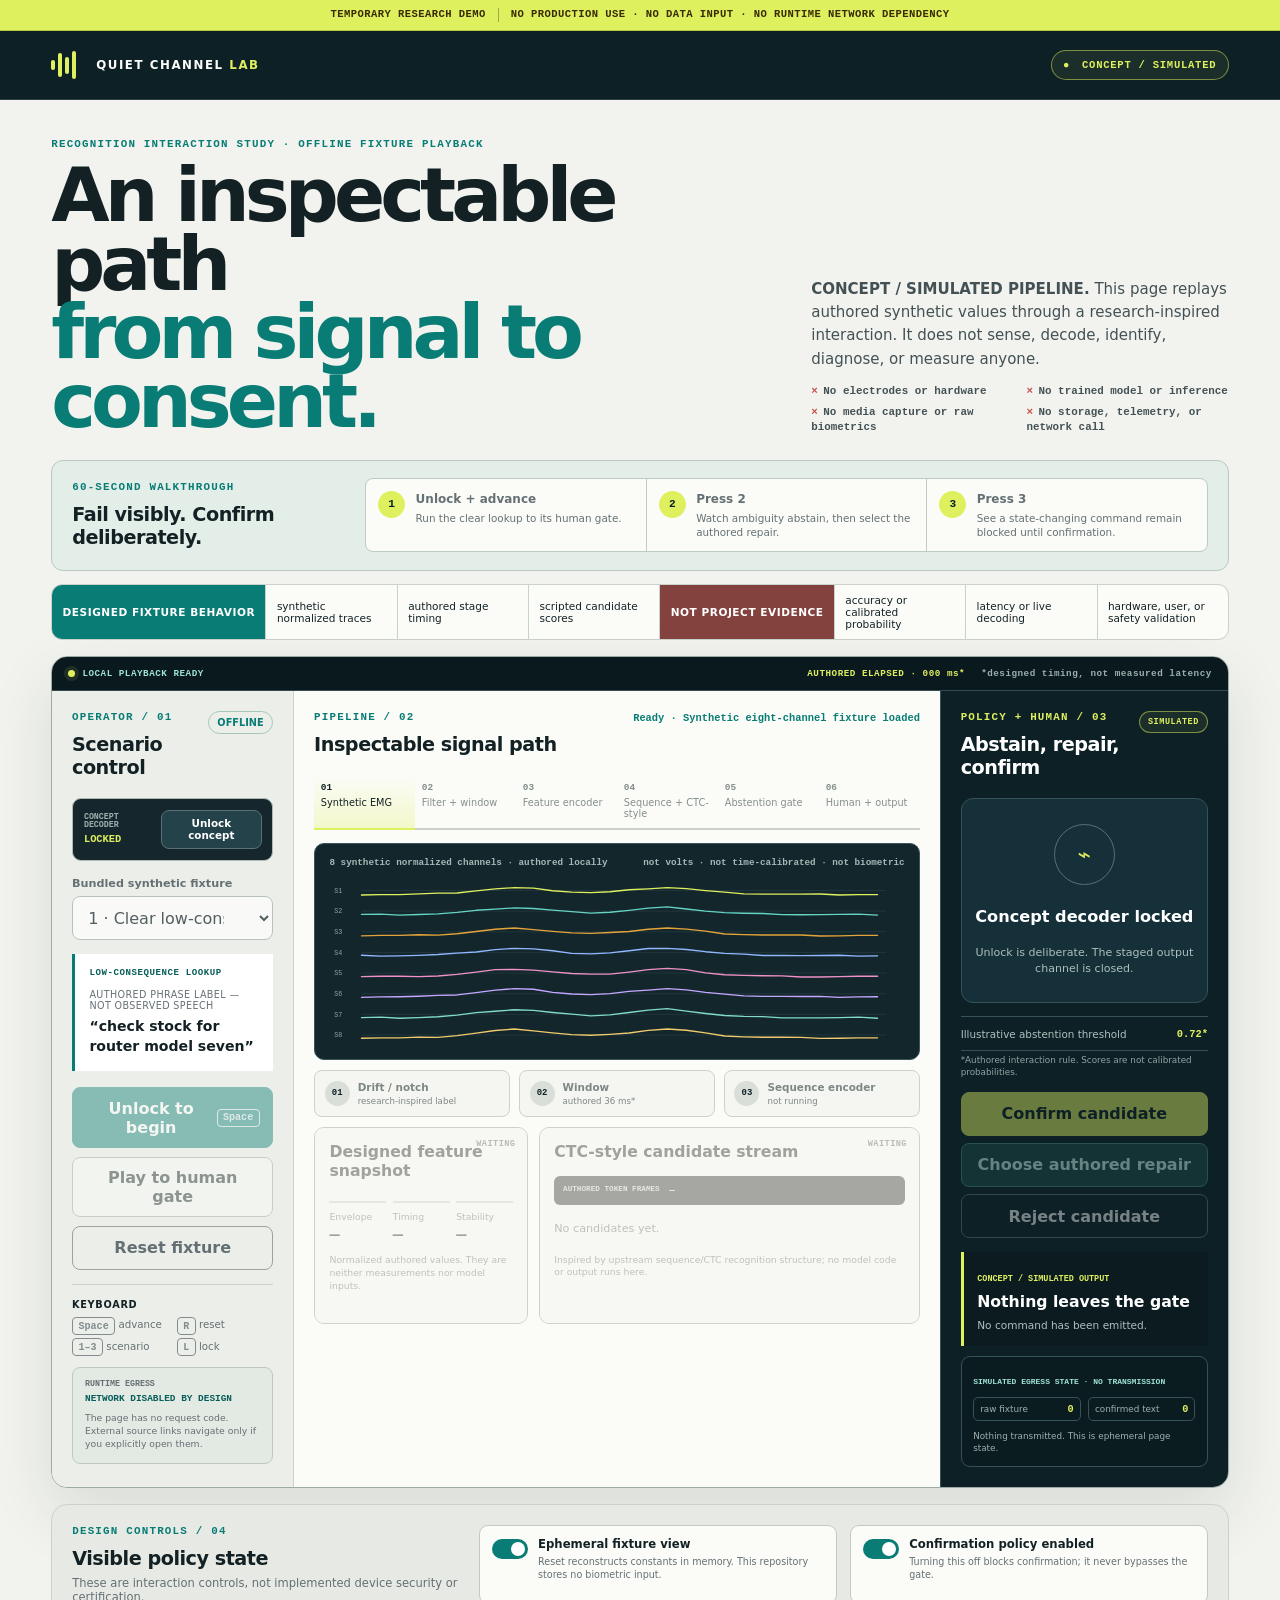
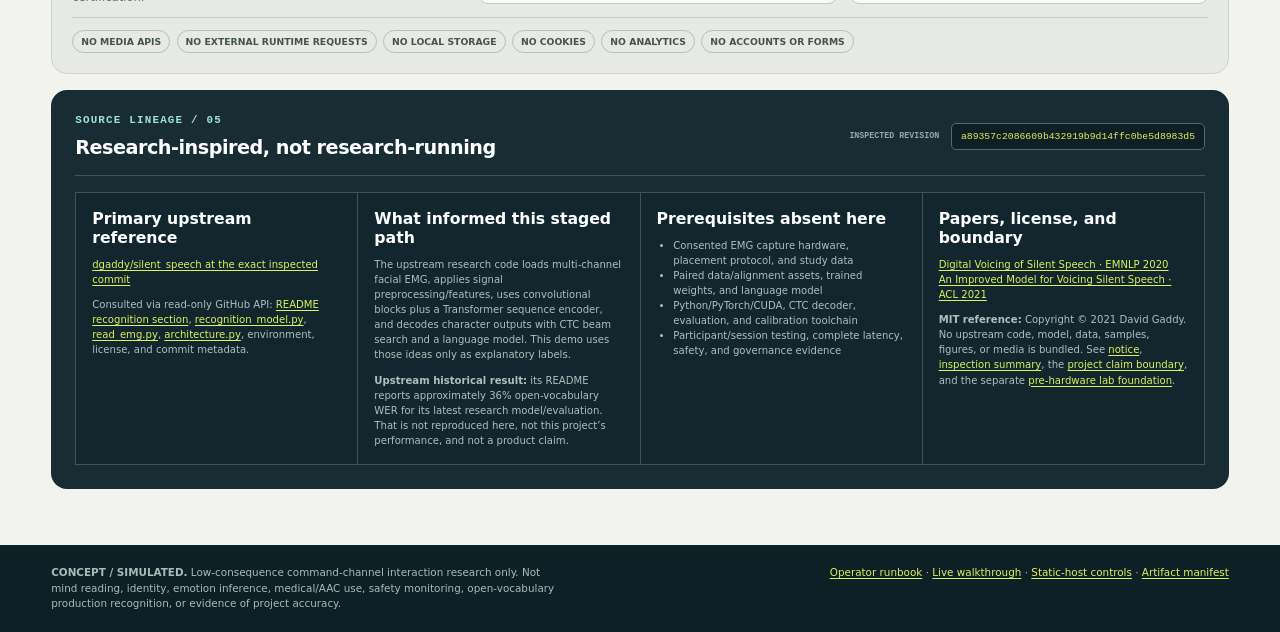
<file: demo/index.html>
<!doctype html>
<html lang="en">
<head>
  <meta charset="utf-8">
  <meta name="viewport" content="width=device-width, initial-scale=1">
  <meta name="description" content="A deterministic, offline silent-speech recognition interaction concept. No sensor, recording, biometric input, trained model, or live inference is used.">
  <meta name="robots" content="noindex, nofollow, noarchive, nosnippet, noimageindex">
  <meta name="referrer" content="no-referrer">
  <meta http-equiv="Content-Security-Policy" content="default-src 'self'; base-uri 'none'; connect-src 'none'; font-src 'self'; form-action 'none'; frame-src 'none'; img-src 'self'; media-src 'none'; object-src 'none'; script-src 'self'; style-src 'self'">
  <title>Quiet Channel Lab — concept recognition console</title>
  <link rel="stylesheet" href="styles.css">
</head>
<body>
  <a class="skip-link" href="#workspace">Skip to recognition console</a>

  <div class="temporary-banner" role="note">
    <strong>Temporary research demo</strong>
    <span>No production use · no data input · no runtime network dependency</span>
  </div>

  <header class="masthead">
    <div class="wordmark" aria-label="Quiet Channel Lab">
      <span class="mark" aria-hidden="true"><i></i><i></i><i></i><i></i></span>
      <span>QUIET CHANNEL <b>LAB</b></span>
    </div>
    <div class="truth-badge"><span aria-hidden="true">●</span> CONCEPT / SIMULATED</div>
  </header>

  <main id="workspace">
    <section class="hero" aria-labelledby="demo-title">
      <div>
        <p class="kicker">Recognition interaction study · offline fixture playback</p>
        <h1 id="demo-title">An inspectable path<br><em>from signal to consent.</em></h1>
      </div>
      <div class="hero-copy">
        <p><strong>CONCEPT / SIMULATED PIPELINE.</strong> This page replays authored synthetic values through a research-inspired interaction. It does not sense, decode, identify, diagnose, or measure anyone.</p>
        <ul class="boundary-list" aria-label="Runtime boundaries">
          <li>No electrodes or hardware</li><li>No trained model or inference</li><li>No media capture or raw biometrics</li><li>No storage, telemetry, or network call</li>
        </ul>
      </div>
    </section>

    <section class="walkthrough" aria-labelledby="walkthrough-title">
      <div><p class="panel-index">60-SECOND WALKTHROUGH</p><h2 id="walkthrough-title">Fail visibly. Confirm deliberately.</h2></div>
      <ol>
        <li><b>1</b><span><strong>Unlock + advance</strong>Run the clear lookup to its human gate.</span></li>
        <li><b>2</b><span><strong>Press 2</strong>Watch ambiguity abstain, then select the authored repair.</span></li>
        <li><b>3</b><span><strong>Press 3</strong>See a state-changing command remain blocked until confirmation.</span></li>
      </ol>
    </section>

    <section class="truth-strip" aria-label="Demonstration evidence boundary">
      <strong>Designed fixture behavior</strong>
      <span>synthetic normalized traces</span><span>authored stage timing</span><span>scripted candidate scores</span>
      <strong>Not project evidence</strong>
      <span>accuracy or calibrated probability</span><span>latency or live decoding</span><span>hardware, user, or safety validation</span>
    </section>

    <section class="demo-shell" aria-label="Interactive recognition console">
      <div class="console-topline">
        <div><span class="status-dot" aria-hidden="true"></span><strong>LOCAL PLAYBACK READY</strong></div>
        <span id="fixture-clock">AUTHORED ELAPSED · 000 ms*</span>
        <span>*designed timing, not measured latency</span>
      </div>

      <div class="demo-grid">
        <aside class="operator-panel" aria-labelledby="operator-title">
          <div class="panel-heading">
            <div><p class="panel-index">OPERATOR / 01</p><h2 id="operator-title">Scenario control</h2></div>
            <span class="offline-pill">Offline</span>
          </div>

          <div class="lock-card">
            <div><span>CONCEPT DECODER</span><strong id="lock-state">LOCKED</strong></div>
            <button id="lock-toggle" type="button">Unlock concept</button>
          </div>

          <label for="fixture-select">Bundled synthetic fixture</label>
          <select id="fixture-select" disabled>
            <option value="inventory">1 · Clear low-consequence lookup</option>
            <option value="ambiguous">2 · Ambiguous command + repair</option>
            <option value="cancel">3 · Safety-sensitive cancellation</option>
          </select>

          <div class="fixture-brief">
            <span id="fixture-consequence">LOW-CONSEQUENCE LOOKUP</span>
            <p>Authored phrase label — not observed speech</p>
            <q id="authored-phrase">check stock for router model seven</q>
          </div>

          <div class="button-stack">
            <button class="primary" id="advance" type="button" disabled><span>Unlock to begin</span><kbd>Space</kbd></button>
            <button id="auto-run" type="button" disabled>Play to human gate</button>
            <button class="quiet-button" id="reset" type="button">Reset fixture</button>
          </div>

          <div class="keyboard-card" aria-label="Keyboard controls">
            <strong>Keyboard</strong>
            <span><kbd>Space</kbd> advance</span><span><kbd>R</kbd> reset</span><span><kbd>1–3</kbd> scenario</span><span><kbd>L</kbd> lock</span>
          </div>

          <div class="runtime-card">
            <span>RUNTIME EGRESS</span>
            <strong>NETWORK DISABLED BY DESIGN</strong>
            <p>The page has no request code. External source links navigate only if you explicitly open them.</p>
          </div>
        </aside>

        <section class="pipeline-panel" aria-labelledby="pipeline-title">
          <div class="panel-heading">
            <div><p class="panel-index">PIPELINE / 02</p><h2 id="pipeline-title">Inspectable signal path</h2></div>
            <p id="stage-status" class="stage-status" role="status" aria-live="polite">Ready · synthetic eight-channel fixture loaded</p>
          </div>

          <ol class="stage-rail" aria-label="Pipeline progress">
            <li data-stage="0" class="current"><b>01</b><span>Synthetic EMG</span></li>
            <li data-stage="1"><b>02</b><span>Filter + window</span></li>
            <li data-stage="2"><b>03</b><span>Feature encoder</span></li>
            <li data-stage="3"><b>04</b><span>Sequence + CTC-style</span></li>
            <li data-stage="4"><b>05</b><span>Abstention gate</span></li>
            <li data-stage="5"><b>06</b><span>Human + output</span></li>
          </ol>

          <div class="signal-card">
            <div class="signal-meta"><span>8 synthetic normalized channels · authored locally</span><span>not volts · not time-calibrated · not biometric</span></div>
            <svg id="signal-chart" viewBox="0 0 780 236" role="img" aria-label="Eight authored synthetic normalized signal channels"></svg>
          </div>

          <div class="transform-row" aria-label="Illustrative processing stages">
            <div id="filter-step"><span>01</span><strong>Drift / notch</strong><small>research-inspired label</small></div>
            <div id="window-step"><span>02</span><strong>Window</strong><small>authored 36 ms*</small></div>
            <div id="encoder-step"><span>03</span><strong>Sequence encoder</strong><small>not running</small></div>
          </div>

          <div class="evidence-row">
            <article id="feature-card" class="data-card locked" aria-labelledby="feature-title">
              <span class="card-state">WAITING</span>
              <h3 id="feature-title">Designed feature snapshot</h3>
              <dl>
                <div><dt>Envelope</dt><dd id="feature-envelope">—</dd></div>
                <div><dt>Timing</dt><dd id="feature-timing">—</dd></div>
                <div><dt>Stability</dt><dd id="feature-stability">—</dd></div>
              </dl>
              <p>Normalized authored values. They are neither measurements nor model inputs.</p>
            </article>

            <article id="candidate-card" class="data-card candidate-card locked" aria-labelledby="candidate-title">
              <span class="card-state">WAITING</span>
              <h3 id="candidate-title">CTC-style candidate stream</h3>
              <div class="token-stream"><span>AUTHORED TOKEN FRAMES</span><output id="token-stream">—</output></div>
              <div id="candidate-list" class="candidate-list"><p>No candidates yet.</p></div>
              <p>Inspired by upstream sequence/CTC recognition structure; no model code or output runs here.</p>
            </article>
          </div>
        </section>

        <aside class="decision-panel" aria-labelledby="decision-title">
          <div class="panel-heading">
            <div><p class="panel-index">POLICY + HUMAN / 03</p><h2 id="decision-title">Abstain, repair, confirm</h2></div>
            <span class="mini-truth">SIMULATED</span>
          </div>

          <div id="decision-state" class="decision-state waiting">
            <span class="decision-icon" aria-hidden="true">⌁</span>
            <strong>Concept decoder locked</strong>
            <p>Unlock is deliberate. The staged output channel is closed.</p>
          </div>

          <div class="threshold"><span>Illustrative abstention threshold</span><strong>0.72*</strong></div>
          <p class="threshold-note">*Authored interaction rule. Scores are not calibrated probabilities.</p>

          <div class="decision-actions">
            <button class="confirm" id="confirm" type="button" disabled>Confirm candidate</button>
            <button class="repair" id="repair" type="button" disabled>Choose authored repair</button>
            <button class="reject" id="reject" type="button" disabled>Reject candidate</button>
          </div>

          <div class="output-card" aria-labelledby="output-title">
            <span>CONCEPT / SIMULATED OUTPUT</span>
            <h3 id="output-title">Nothing leaves the gate</h3>
            <p id="output-copy">No command has been emitted.</p>
          </div>

          <div class="egress-log" aria-labelledby="egress-title">
            <span id="egress-title">SIMULATED EGRESS STATE · NO TRANSMISSION</span>
            <dl>
              <div><dt>raw fixture</dt><dd id="raw-egress">0</dd></div>
              <div><dt>confirmed text</dt><dd id="text-egress">0</dd></div>
            </dl>
            <p id="egress-event" aria-live="polite">Nothing transmitted. This is ephemeral page state.</p>
          </div>
        </aside>
      </div>
    </section>

    <section class="controls-panel" aria-labelledby="controls-title">
      <div><p class="panel-index">DESIGN CONTROLS / 04</p><h2 id="controls-title">Visible policy state</h2><p>These are interaction controls, not implemented device security or certification.</p></div>
      <label class="switch-row"><input id="ephemeral-control" type="checkbox" checked><span class="switch" aria-hidden="true"></span><span><strong>Ephemeral fixture view</strong><small>Reset reconstructs constants in memory. This repository stores no biometric input.</small></span></label>
      <label class="switch-row"><input id="confirmation-control" type="checkbox" checked><span class="switch" aria-hidden="true"></span><span><strong>Confirmation policy enabled</strong><small>Turning this off blocks confirmation; it never bypasses the gate.</small></span></label>
      <div class="privacy-facts"><span>No media APIs</span><span>No external runtime requests</span><span>No local storage</span><span>No cookies</span><span>No analytics</span><span>No accounts or forms</span></div>
    </section>

    <section class="source-panel" aria-labelledby="source-title">
      <div class="source-heading">
        <div><p class="panel-index">SOURCE LINEAGE / 05</p><h2 id="source-title">Research-inspired, not research-running</h2></div>
        <span>INSPECTED REVISION</span>
        <code>a89357c2086609b432919b9d14ffc0be5d8983d5</code>
      </div>

      <div class="source-grid">
        <article>
          <h3>Primary upstream reference</h3>
          <p><a href="https://github.com/dgaddy/silent_speech/tree/a89357c2086609b432919b9d14ffc0be5d8983d5" rel="external noopener noreferrer">dgaddy/silent_speech at the exact inspected commit</a></p>
          <p>Consulted via read-only GitHub API: <a href="https://github.com/dgaddy/silent_speech/blob/a89357c2086609b432919b9d14ffc0be5d8983d5/README.md#silent-speech-recognition" rel="external noopener noreferrer">README recognition section</a>, <a href="https://github.com/dgaddy/silent_speech/blob/a89357c2086609b432919b9d14ffc0be5d8983d5/recognition_model.py" rel="external noopener noreferrer">recognition_model.py</a>, <a href="https://github.com/dgaddy/silent_speech/blob/a89357c2086609b432919b9d14ffc0be5d8983d5/read_emg.py" rel="external noopener noreferrer">read_emg.py</a>, <a href="https://github.com/dgaddy/silent_speech/blob/a89357c2086609b432919b9d14ffc0be5d8983d5/architecture.py" rel="external noopener noreferrer">architecture.py</a>, environment, license, and commit metadata.</p>
        </article>

        <article>
          <h3>What informed this staged path</h3>
          <p>The upstream research code loads multi-channel facial EMG, applies signal preprocessing/features, uses convolutional blocks plus a Transformer sequence encoder, and decodes character outputs with CTC beam search and a language model. This demo uses those ideas only as explanatory labels.</p>
          <p><strong>Upstream historical result:</strong> its README reports approximately 36% open-vocabulary WER for its latest research model/evaluation. That is not reproduced here, not this project’s performance, and not a product claim.</p>
        </article>

        <article>
          <h3>Prerequisites absent here</h3>
          <ul>
            <li>Consented EMG capture hardware, placement protocol, and study data</li>
            <li>Paired data/alignment assets, trained weights, and language model</li>
            <li>Python/PyTorch/CUDA, CTC decoder, evaluation, and calibration toolchain</li>
            <li>Participant/session testing, complete latency, safety, and governance evidence</li>
          </ul>
        </article>

        <article>
          <h3>Papers, license, and boundary</h3>
          <p><a href="https://doi.org/10.18653/v1/2020.emnlp-main.445" rel="external noopener noreferrer">Digital Voicing of Silent Speech · EMNLP 2020</a><br><a href="https://doi.org/10.18653/v1/2021.acl-short.23" rel="external noopener noreferrer">An Improved Model for Voicing Silent Speech · ACL 2021</a></p>
          <p><strong>MIT reference:</strong> Copyright © 2021 David Gaddy. No upstream code, model, data, samples, figures, or media is bundled. See <a href="THIRD_PARTY_NOTICES.md">notice</a>, <a href="SOURCE_LINEAGE.md">inspection summary</a>, the <a href="CLAIM_BOUNDARY.md">project claim boundary</a>, and the separate <a href="LAB_FOUNDATION.md">pre-hardware lab foundation</a>.</p>
        </article>
      </div>
    </section>
  </main>

  <footer>
    <p><strong>CONCEPT / SIMULATED.</strong> Low-consequence command-channel interaction research only. Not mind reading, identity, emotion inference, medical/AAC use, safety monitoring, open-vocabulary production recognition, or evidence of project accuracy.</p>
    <p><a href="README.md">Operator runbook</a> · <a href="PRESENTER.md">Live walkthrough</a> · <a href="DEPLOYMENT.md">Static-host controls</a> · <a href="artifact-manifest.json">Artifact manifest</a></p>
  </footer>

  <noscript><p class="noscript"><strong>CONCEPT / SIMULATED:</strong> JavaScript is disabled. No sensing or inference is affected because none exists; use the static pipeline and presenter notes.</p></noscript>
  <script src="core.js"></script>
  <script src="script.js"></script>
</body>
</html>
</file>
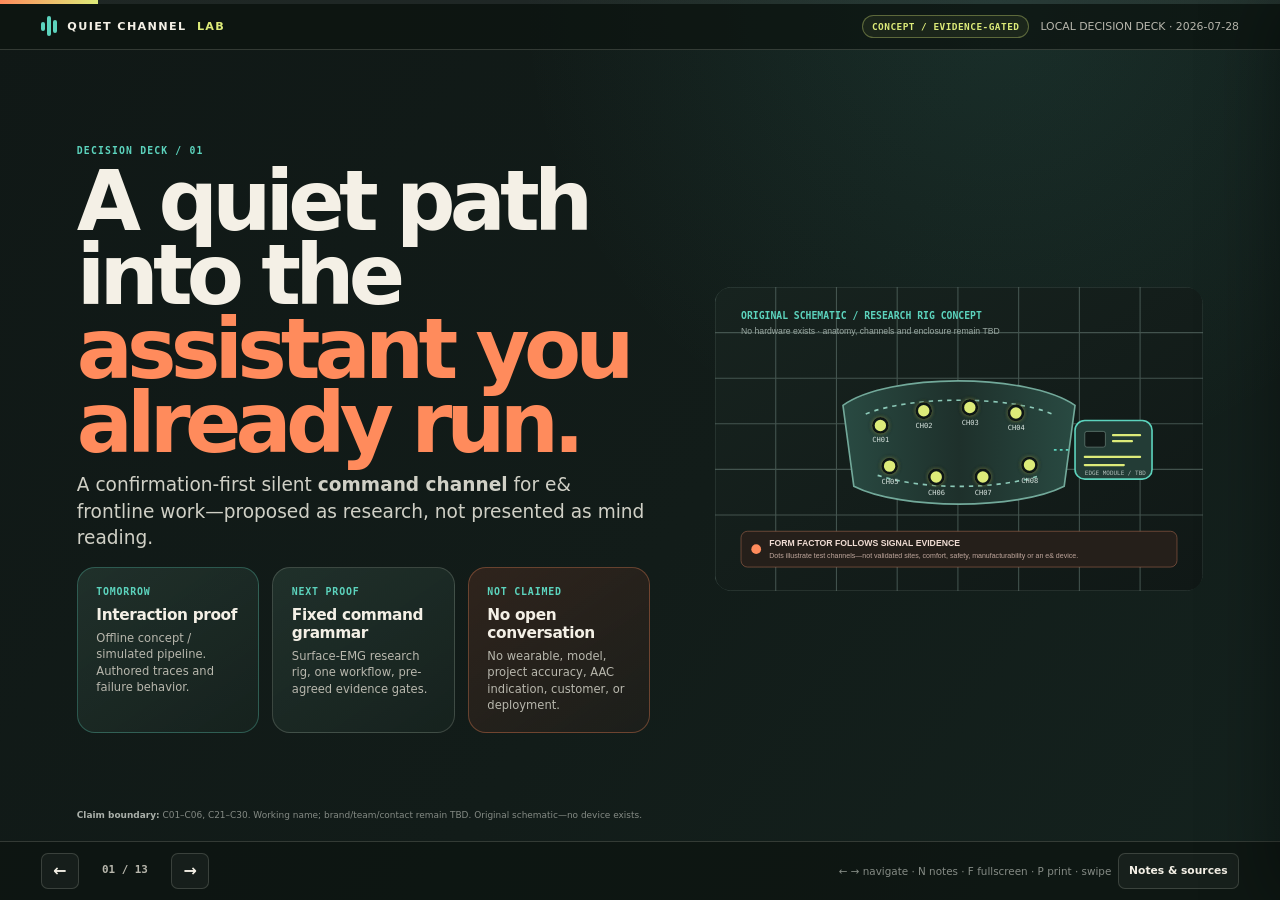
<file: pitch/index.html>
<!doctype html>
<html lang="en">
<head>
  <meta charset="utf-8">
  <meta name="viewport" content="width=device-width, initial-scale=1">
  <meta name="description" content="Quiet Channel Lab — evidence-gated silent command interface decision deck. Concept and simulated pipeline only.">
  <title>Quiet Channel Lab — evidence-gated decision deck</title>
  <link rel="stylesheet" href="styles.css">
</head>
<body>
  <a class="skip-link" href="#slide-1">Skip to presentation</a>
  <main class="deck" aria-label="Quiet Channel Lab evidence-gated pitch deck">
    <div class="progress-track" role="progressbar" aria-label="Presentation progress" aria-valuemin="1" aria-valuemax="13" aria-valuenow="1"><div class="progress-bar" id="progress"></div></div>
    <header class="topbar">
      <div class="brand"><span class="brand-bars" aria-hidden="true"><i></i><i></i><i></i></span>QUIET CHANNEL <b>LAB</b></div>
      <div class="top-meta"><span class="status">CONCEPT / EVIDENCE-GATED</span><span>LOCAL DECISION DECK · 2026-07-28</span></div>
    </header>

    <div class="viewport">
      <section class="slide active" id="slide-1" aria-roledescription="slide" aria-label="Slide 1: A silent command channel">
        <div class="slide-body split">
          <div>
            <p class="eyebrow">Decision deck / 01</p>
            <h1>A quiet path into the <span class="accent">assistant you already run.</span></h1>
            <p class="lede">A confirmation-first silent <strong>command channel</strong> for e&amp; frontline work—proposed as research, not presented as mind reading.</p>
            <div class="card-grid">
              <article class="card good"><span class="index">TOMORROW</span><h3>Interaction proof</h3><p>Offline concept / simulated pipeline. Authored traces and failure behavior.</p></article>
              <article class="card"><span class="index">NEXT PROOF</span><h3>Fixed command grammar</h3><p>Surface-EMG research rig, one workflow, pre-agreed evidence gates.</p></article>
              <article class="card warn"><span class="index">NOT CLAIMED</span><h3>No open conversation</h3><p>No wearable, model, project accuracy, AAC indication, customer, or deployment.</p></article>
            </div>
          </div>
          <img class="hero-image" src="assets/concept-research-rig.svg" alt="Original surface EMG research rig concept, explicitly labelled as unvalidated and not existing hardware">
        </div>
        <p class="source"><strong>Claim boundary:</strong> C01–C06, C21–C30. Working name; brand/team/contact remain TBD. Original schematic—no device exists.</p>
      </section>

      <section class="slide" id="slide-2" aria-roledescription="slide" aria-label="Slide 2: Problem hypothesis">
        <div class="slide-body split split-wide">
          <div>
            <p class="eyebrow">Problem hypothesis / 02</p>
            <h2>Voice can be costly. Touch can <span class="accent">break the moment.</span></h2>
            <p class="lede">Test whether a deliberate private-input path helps when an advisor or technician needs information without losing eyes, hands, or the customer conversation.</p>
            <div class="boundary"><b>Discovery gap</b><span>No interview, observed frequency, baseline task result, user preference, buyer, procurement path, or willingness-to-pay evidence has been supplied.</span></div>
          </div>
          <div class="truth-stack">
            <div class="truth-row"><b>SCENES</b><p>busy retail interaction · work at a customer site · private lookup in a meeting</p></div>
            <div class="truth-row"><b>ALTERNATIVES</b><p>touch shortcut · keyboard · push-to-talk · ordinary voice · earpiece · whisper/contact mic · colleague · no system</p></div>
            <div class="truth-row"><b>WIN BAR</b><p>Improve the whole task—including setup, correction, fallback and user preference—not just model inference.</p></div>
          </div>
        </div>
        <p class="source"><strong>Evidence status:</strong> commercial problem hypothesis from the supplied source deck, not validated customer evidence. C06, C24, C29.</p>
      </section>

      <section class="slide" id="slide-3" aria-roledescription="slide" aria-label="Slide 3: Why now">
        <div class="slide-body">
          <p class="eyebrow">Why now—honestly / 03</p>
          <h2>Three category signals. <span class="accent">None proves this product.</span></h2>
          <div class="card-grid">
            <article class="card good"><span class="index">WEARABLE RESEARCH · PREPRINT</span><h3>SilentWear</h3><p>Four participants, 14 neck channels, eight commands plus rest, on-MCU classification. Transfer gap remains material.</p></article>
            <article class="card"><span class="index">SHIPPING GESTURE PRODUCT · COMPANY</span><h3>Meta Neural Band</h3><p>US$799 bundle available September 2025. Wrist gestures and handwriting—not speech from muscle.</p></article>
            <article class="card warn"><span class="index">PATENT + ACQUISITION CONTEXT</span><h3>Q Cue / Apple</h3><p>Coherent-light facial micromovement approach, not electrodes. Apple terms undisclosed; no product performance.</p></article>
          </div>
          <p class="boundary"><b>Opening</b><span>Sensors are entering wearables. Speech transfer across sessions is still research. That gap is both the opportunity and the risk.</span></p>
        </div>
        <p class="source"><strong>Sources:</strong> SilentWear arXiv:2603.02847v2 (preprint); Meta official product announcement; US20240119938A1 / US12204627B2 metadata. C07–C17; R26–R31.</p>
      </section>

      <section class="slide" id="slide-4" aria-roledescription="slide" aria-label="Slide 4: Beachhead">
        <div class="slide-body split">
          <div>
            <p class="eyebrow">Captain-selected beachhead / 04</p>
            <h2>e&amp; frontline retail advisors and <span class="accent">field technicians.</span></h2>
            <p class="lede">Start opt in, non-medical, and low consequence. Stage 0 chooses one workflow and tests the two roles separately before any biosignal collection.</p>
            <div class="command-shell">
              <div class="command-list">
                <div class="command"><span>lookup / navigate</span><em>READ ONLY</em></div>
                <div class="command"><span>repeat / hold / resume</span><em>WORKFLOW</em></div>
                <div class="command"><span>cancel / yes / no</span><em>CONTROL</em></div>
              </div>
              <div class="not-list"><strong>OUT OF FIRST STAGE</strong><p>Customer-record changes, payments, access control, performance scoring, emergency work, diagnosis, or replacement AAC. A conventional fallback remains available.</p></div>
            </div>
          </div>
          <div class="card-grid two">
            <article class="card"><span class="index">USER VALUE GATE</span><h3>Current controls must lose</h3><p>A recurring private-input job, named baseline and user preference are required.</p></article>
            <article class="card"><span class="index">CONSENT GATE</span><h3>Voluntary means voluntary</h3><p>Non-biometric alternative; no performance-management or employment consequence.</p></article>
            <article class="card"><span class="index">ERROR GATE</span><h3>Confirmation contains harm</h3><p>Command grammar and fallback must survive false accepts and rejects.</p></article>
            <article class="card"><span class="index">OPERATIONS GATE</span><h3>Contact/calibration must fit</h3><p>Setup, skin, fatigue and reapplication are product costs, not lab footnotes.</p></article>
          </div>
        </div>
        <p class="source"><strong>Decision authority:</strong> Captain, 2026-07-28; <code>provenance/decisions.md</code>. This is a beachhead decision, not customer/traction evidence. C06, C18–C25.</p>
      </section>

      <section class="slide" id="slide-5" aria-roledescription="slide" aria-label="Slide 5: Mechanism">
        <div class="slide-body">
          <p class="eyebrow">Proposed mechanism / 05</p>
          <h2>Capture → decode → <span class="accent">human gate</span> → existing assistant.</h2>
          <img class="diagram-image" src="assets/pipeline-gates.svg" alt="Original confirmation-first pipeline diagram from unlock and surface EMG quality through a fixed grammar, human confirmation and an existing assistant sandbox">
          <div class="boundary"><b>Phase split</b><span>In-use raw retention/egress are design-off defaults. A future calibration study may use paired audio only under separate, explicit consent and retention rules. Reply modality remains open.</span></div>
        </div>
        <p class="source"><strong>Boundary:</strong> architecture intent, not implemented device/security/integration evidence. 2.47 ms is external model inference—not complete latency; SilentWear windows are 0.8–1.4 s. C04–C08, C13–C17, C27.</p>
      </section>

      <section class="slide" id="slide-6" aria-roledescription="slide" aria-label="Slide 6: Honest demo">
        <div class="slide-body">
          <p class="eyebrow">Tomorrow demo / 06</p>
          <h2>Show the miss. Make <span class="accent">repair</span> the product.</h2>
          <div class="demo-sequence">
            <article class="demo-step"><h3>Declare</h3><p>Concept / simulated. No sensor, model, biometric input or project accuracy.</p></article>
            <article class="demo-step"><h3>Unlock</h3><p>Deliberate page state; inspect the illustrative 12-command grammar.</p></article>
            <article class="demo-step"><h3>Inspect</h3><p>Authored traces, features and scripted alternative candidates.</p></article>
            <article class="demo-step"><h3>Fail + repair</h3><p>Ambiguous case rejects; manual authored repair still requires confirmation.</p></article>
            <article class="demo-step"><h3>Audit</h3><p>Simulated confirmed-text count changes; raw-fixture egress remains zero.</p></article>
          </div>
          <a class="demo-link" href="../demo/index.html">Open offline interaction prototype <span aria-hidden="true">↗</span></a>
          <p class="boundary"><b>Do not fake live</b><span>The failure, score, threshold and timing are authored fixtures—not a replay of a published error distribution. The presenter never mouths a command as if the browser sensed it.</span></p>
        </div>
        <p class="source"><strong>Repository evidence:</strong> <code>demo/README.md</code>, <code>demo/PRESENTER.md</code>, deterministic core tests and static validator. C01–C03, C22–C23.</p>
      </section>

      <section class="slide" id="slide-7" aria-roledescription="slide" aria-label="Slide 7: Evidence status">
        <div class="slide-body split split-wide">
          <div>
            <p class="eyebrow">What is real / 07</p>
            <h2>External evidence shows a <span class="accent">transfer gap.</span></h2>
            <img class="evidence-image" src="assets/evidence-gap.svg" alt="Original chart of SilentWear preprint results: 77.5 percent cross-validated and 59.3 percent held-out-session silent command accuracy in four participants">
          </div>
          <div class="evidence-points">
            <div class="evidence-point"><b>Demonstrated in that preprint</b><p>2.47 ms model inference · 63.9 µJ/inference · 20.5 mW system · 27.1 h estimated with 150 mAh battery.</p></div>
            <div class="evidence-point"><b>Open vocabulary remains narrow</b><p>MONA/LISA reports 12.2% WER on the single-speaker Gaddy benchmark with LLM rescoring—preprint, not edge/cross-user.</p></div>
            <div class="evidence-point"><b>Missing here</b><p>Hardware, participant, command accuracy, transfer, complete latency, comfort, power, security, Arabic/Gulf behavior and user value.</p></div>
            <div class="boundary"><b>Metric</b><span>Top-1 command accuracy is not WER. Inference time excludes signal window, endpointing, confirmation and output.</span></div>
          </div>
        </div>
        <p class="source"><strong>External results—not project results:</strong> SilentWear arXiv:2603.02847v2, n=4, 14 channels, 8 commands + rest; MONA/LISA arXiv:2403.05583, Gaddy benchmark. C07–C14; R03–R06, R26–R27.</p>
      </section>

      <section class="slide" id="slide-8" aria-roledescription="slide" aria-label="Slide 8: Privacy by design">
        <div class="slide-body split">
          <div>
            <p class="eyebrow">Privacy by design / 08</p>
            <h2>A lock. A data flow. <span class="accent">A governance veto.</span></h2>
            <div class="privacy-grid">
              <article class="privacy-card"><h3>Before collection</h3><ul><li>voluntary, purpose-limited consent</li><li>non-biometric alternative</li><li>ethics/electrical/labor/jurisdiction review</li><li>separate calibration consent</li></ul></article>
              <article class="privacy-card"><h3>System targets</h3><ul><li>explicit lock + contact required</li><li>raw retention/egress off</li><li>least privilege + deletion</li><li>confirm before state change</li></ul></article>
              <article class="privacy-card block"><h3>Prohibited</h3><ul><li>emotion/stress/engagement inference</li><li>productivity scoring</li><li>covert/bystander sensing</li><li>unrelated model training</li></ul></article>
            </div>
          </div>
          <img class="hero-image" src="assets/privacy-flow.svg" alt="Original privacy state diagram showing locked, active, candidate and confirmation states, returning to lock, with prohibited branches">
        </div>
        <p class="source"><strong>Sources/boundary:</strong> UAE official PDPL page; EU Regulation 2024/1689 Article 5(1)(f); NIST Privacy Framework. No compliance certification; UAE Executive Regulations/counsel remain TBD. C18–C21, C28; R18–R20, R32–R33.</p>
      </section>

      <section class="slide" id="slide-9" aria-roledescription="slide" aria-label="Slide 9: Competition">
        <div class="slide-body">
          <p class="eyebrow">Competitive reality / 09</p>
          <h2>Five categories. <span class="accent">No borrowed validation.</span></h2>
          <div class="matrix" role="table" aria-label="Competitive category matrix">
            <div class="head">CATEGORY</div><div class="head">ACTUAL STATUS</div><div class="head">BOUNDARY</div>
            <div><strong>sEMG speech lineage</strong></div><div>Gaddy/Klein peer review · SilentWear preprint/code · AlterEgo research/prototype lineage</div><div>Closest modality evidence; no transfer to this project</div>
            <div><strong>wrist sEMG</strong></div><div>Meta shipping gesture/handwriting input</div><div>Sensor-class precedent; explicitly not speech</div>
            <div><strong>optical</strong></div><div>Q Cue patent + Apple acquisition context; unreleased capability</div><div>Coherent light, not electrodes; no product performance</div>
            <div><strong>ear/acoustic/IMU</strong></div><div>EarCommand, EchoSpeech and MuteIt peer-reviewed research systems [R38–R40]</div><div>Tasks and sensing conditions differ; compare whole-task value</div>
            <div><strong>assistive / implanted</strong></div><div>Whispp company-described apps [R41]; AAC products and clinical studies vary</div><div>Acoustic/assistive/clinical paths differ; verify availability and approval</div>
          </div>
          <p class="boundary"><b>Unknown</b><span>No regional leadership, moat, FTO, approved silent-speech product, customer win, or acquisition path is claimed.</span></p>
        </div>
        <p class="source"><strong>Sources:</strong> R03–R05, R21, R26–R31, R38–R41; <code>research/competitors.md</code>. Named ear/acoustic/IMU systems are papers; Whispp status is company-described; legal conclusion/FTO requires counsel.</p>
      </section>

      <section class="slide" id="slide-10" aria-roledescription="slide" aria-label="Slide 10: Governed corpus hypothesis">
        <div class="slide-body split">
          <div>
            <p class="eyebrow">Strategic asset hypothesis / 10</p>
            <h2>A Gulf bilingual corpus—<span class="accent">governed before owned.</span></h2>
            <p class="lede">No public Arabic surface-EMG silent-speech corpus was identified in this bounded review; the cited sEMG performance exemplars are English.</p>
            <p class="boundary"><b>Asset test</b><span>Scope dialect/code-switching with native users; preserve consent, withdrawal/deletion, labor separation, reuse rights, representation, security and no secondary licensing without new consent.</span></p>
          </div>
          <div class="card-grid two">
            <article class="card good"><span class="index">COMMERCIAL-CLEAN STARTING POINTS</span><h3>Gaddy / SilentWear code</h3><p>Gaddy code MIT; dataset record CC BY 4.0. SilentWear code Apache-2.0 at checked commit. Data/model/dependencies remain separate reviews.</p></article>
            <article class="card warn"><span class="index">NOT COMMERCIAL INPUTS</span><h3>Meta asset terms</h3><p>Checked generic-neuromotor code CC BY-NC; emg2qwerty CC BY-NC-SA. No commercial dependency assumption.</p></article>
            <article class="card"><span class="index">NO LICENCE</span><h3>Named BCI repositories</h3><p>Two checked implanted-BCI repos have no LICENSE file; no default reuse permission.</p></article>
            <article class="card"><span class="index">RIGHTS BEFORE MOAT</span><h3>Foreground deal terms</h3><p>e&amp; ownership is a proposed negotiation; participant/data rights and background IP are not erased.</p></article>
          </div>
        </div>
        <p class="source"><strong>Bounded finding + exact revisions:</strong> C24–C26; R05, R16–R17, R26–R29, R34–R37. No data/model downloaded. “No corpus identified” is not proof none exists.</p>
      </section>

      <section class="slide" id="slide-11" aria-roledescription="slide" aria-label="Slide 11: Commercial model">
        <div class="slide-body">
          <p class="eyebrow">Commercial path / 11</p>
          <h2>Operating value first. <span class="accent">Strategic upside second.</span></h2>
          <div class="metric-hero">
            <div class="number-card"><strong>AED 1M</strong><span>Captain-approved fixed fee · 90-day pilot · not annual pricing, strategic funding, valuation or exit value</span></div>
            <div class="evidence-points">
              <div class="evidence-point"><b>Lead path</b><p>Fixed-fee 90-day pilot → per-seat annual deployment at <span class="tbd">TBD</span> pricing only if evidence gates pass.</p></div>
              <div class="evidence-point"><b>Strategic upside · unpriced</b><p>e&amp; may fund and negotiate ownership of resulting foreground IP and a governed Gulf bilingual dataset, preserving acquisition/exit optionality.</p></div>
              <div class="evidence-point"><b>Terms still TBD</b><p>background/foreground IP · contributor rights · data stewardship · model licence · publication/negative results · termination · all later amounts.</p></div>
            </div>
          </div>
          <p class="boundary"><b>Not a return forecast</b><span>Acquisition is optionality, not the business model and not a promised outcome. Pilot evidence remains the gate.</span></p>
        </div>
        <p class="source"><strong>Decision authority:</strong> Captain, 2026-07-28; <code>provenance/decisions.md</code>. No market size, revenue, unit economics, customer, partner, annual price or strategic/exit amount is asserted.</p>
      </section>

      <section class="slide" id="slide-12" aria-roledescription="slide" aria-label="Slide 12: Ask">
        <div class="slide-body">
          <div class="ask">
            <p class="eyebrow">The ask / 12</p>
            <h2>Fund a 90-day decision—not an enclosure.</h2>
            <p class="lede"><strong>AED 1,000,000 fixed fee</strong> for a gated pilot with an explicit go / change / stop report. Later per-seat pricing, strategic funding and acquisition/exit amounts are <span class="tbd">TBD</span>.</p>
            <div class="ask-list">
              <div class="ask-item"><b>1</b><span>Name one workflow owner and one data-governance owner.</span></div>
              <div class="ask-item"><b>2</b><span>Provide voluntary access to retail-advisor / field-technician discovery—no biosignal collection before approvals.</span></div>
              <div class="ask-item"><b>3</b><span>Open a sandbox only after discovery, protocol and security/data-flow gates.</span></div>
              <div class="ask-item"><b>4</b><span>Fund user/accessibility work; sensing/study engineering; privacy/security/ethics/regulatory/FTO; evaluation/fallback/operations; approved roles/contingency. Allocations TBD.</span></div>
            </div>
          </div>
        </div>
        <p class="source"><strong>Boundary:</strong> fee approved by Captain for the fixed 90-day pilot only. Cohort, partner, team, thresholds, allocations, deliverables, later pricing/funding and deployment remain unagreed/TBD.</p>
      </section>

      <section class="slide" id="slide-13" aria-roledescription="slide" aria-label="Slide 13: Go no-go criteria">
        <div class="slide-body">
          <p class="eyebrow">Pre-committed decision / 13</p>
          <h2>Go. Change. Or <span class="accent">stop on purpose.</span></h2>
          <div class="stage-line">
            <article class="milestone"><span class="phase">GATE 0 / PROBLEM</span><h3>Whole task</h3><p>Voice/touch/shortcut baseline; voluntary user preference.</p><p class="kill-copy">Stop if existing input wins or power risk remains.</p></article>
            <article class="milestone"><span class="phase">GATE 1 / BENCH</span><h3>Signal + harm</h3><p>False accepts/rejects, top-1, complete p50/p95 latency, comfort.</p><p class="kill-copy">Change montage/grammar if error cannot be contained.</p></article>
            <article class="milestone"><span class="phase">GATE 2 / TRANSFER</span><h3>Real re-use</h3><p>Remove/reapply, days, motion/fatigue, adaptation time.</p><p class="kill-copy">Stop if personalisation defeats workflow value.</p></article>
            <article class="milestone"><span class="phase">GATE 3 / LANGUAGE</span><h3>Bilingual scope</h3><p>Native-user approved English/Arabic/dialect command grammar.</p><p class="kill-copy">Re-scope if gap/corpus cost exceeds plan.</p></article>
            <article class="milestone kill"><span class="phase">GATE 4 / FIELD</span><h3>Use + safety</h3><p>Task success, fallback, use, wear, skin, privacy/security tests.</p><p class="kill-copy">Hard stop if no net value or controls fail.</p></article>
          </div>
          <p class="boundary"><b>Thresholds before data</b><span>All numeric GO thresholds, cohort, command grammar and analysis plan remain TBD until workflow, statistics, ethics/safety and governance owners approve them. A stopped product can still be a successful evidence programme.</span></p>
        </div>
        <p class="source"><strong>Claim ledger:</strong> safe now = offline simulated interaction + attributed external evidence. Unknown = all project performance and commercial value. Prohibited = hardware/accuracy/AAC/privacy/traction claims. See <code>research/claim-ledger.md</code>.</p>
      </section>
    </div>

    <footer class="controls" aria-label="Presentation controls">
      <div class="control-group"><button class="control" id="previous" type="button" aria-label="Previous slide">←</button><span class="counter" id="counter">01 / 13</span><button class="control" id="next" type="button" aria-label="Next slide">→</button></div>
      <div class="control-group"><span class="hint">← → navigate · N notes · F fullscreen · P print · swipe</span><button class="control wide" id="notes-toggle" type="button" aria-expanded="false">Notes &amp; sources</button></div>
    </footer>
  </main>

  <aside class="notes" id="notes" aria-label="Presenter notes and sources" aria-hidden="true">
    <div class="notes-head"><div><p class="eyebrow">Presenter notes</p><h2 id="notes-title">Slide notes</h2></div><button class="control" id="notes-close" type="button" aria-label="Close notes">×</button></div>
    <div id="notes-content"></div>
  </aside>
  <p class="slide-announcer" id="slide-announcer" aria-live="polite"></p>

  <template id="notes-1"><p><strong>Talk track:</strong> This is not “talk to AI without speaking.” It is a command-channel research proposal. Tomorrow’s executable proof is the interaction and failure handling, not sensing.</p><p class="notes-boundary">Do not say: device, prototype hardware, reads words/thoughts, open vocabulary, accurate, behind-ear, private, customer, or pilot already agreed.</p><h3>Repository trace</h3><p><code>research/claim-boundary.md</code> · <code>research/claim-ledger.md</code> · original image <code>pitch/assets/concept-research-rig.svg</code>.</p></template>
  <template id="notes-2"><p><strong>Talk track:</strong> Keep the source deck’s concrete moments, then volunteer that no user discovery was supplied. A shortcut or ordinary headset may be the correct answer.</p><p class="notes-boundary">The beachhead is captain-selected. The pain, workflow and willingness to pay remain hypotheses.</p><h3>Source</h3><p><code>research/presentation-review.md</code>, “Problem and user evidence.”</p></template>
  <template id="notes-3"><p><strong>Talk track:</strong> Separate category evidence. SilentWear is a four-person command preprint. Meta shipped a wrist gesture product. Q Cue describes optical sensing. None validates an e&amp; speech device.</p><h3>Sources</h3><ul><li><a href="https://arxiv.org/abs/2603.02847">SilentWear v2 preprint</a></li><li><a href="https://about.fb.com/news/2025/09/meta-ray-ban-display-ai-glasses-emg-wristband/">Meta official product announcement</a></li><li><a href="https://patents.google.com/patent/US20240119938A1/en">Q Cue patent publication / grant event metadata</a></li></ul><p class="notes-boundary">Apple transaction terms are undisclosed. Do not state a hard acquisition price or electrode validation.</p></template>
  <template id="notes-4"><p><strong>Talk track:</strong> The captain selected e&amp; frontline retail advisors and field technicians. Stage 0 still chooses one exact workflow and measures role differences; do not pool them into fake certainty.</p><p class="notes-boundary">Voluntary enrollment, conventional fallback and separation from performance management are non-negotiable.</p><h3>Decision trace</h3><p><code>provenance/decisions.md</code>.</p></template>
  <template id="notes-5"><p><strong>Talk track:</strong> The downstream assistant can be reused; the decoder is new AI. Alternatives and abstention must remain visible. “On device” requires full profiling on named hardware.</p><p class="notes-boundary">SilentWear’s 2.47 ms is model inference after a sensing window. Do not call it end-to-end latency.</p><h3>Source</h3><p><a href="https://arxiv.org/html/2603.02847v2">SilentWear full arXiv HTML</a> · <code>research/scout-review.md</code>.</p></template>
  <template id="notes-6"><p><strong>Operator:</strong> Open <code>../demo/index.html</code>. Unlock. Scenario 1 → confirm → show egress. Scenario 2 → reject → authored repair → confirm. Do not silently mouth a phrase as if input were live.</p><p class="notes-boundary">All delay, error, scores and traces are authored. Published error rates are discussed only on slide 7 with conditions.</p><h3>Fallback</h3><p><code>demo/PRESENTER.md</code> and the static five-stage rail.</p></template>
  <template id="notes-7"><p><strong>Talk track:</strong> This is the trust slide. Read the conditions before the headline. The held-out-session drop is the product risk. Battery life is estimated, comfort unknown.</p><h3>Metric conditions</h3><ul><li>SilentWear: preprint, n=4, 14 differential neck channels, eight commands plus rest, 15k-parameter CNN.</li><li>77.5±6.6% global cross-validated silent top-1; 59.3±2.2% leave-one-session-out average.</li><li>GAP9 inference 2.47 ms / 63.9 µJ; 20.5 mW total; 27.1 h estimated with 150 mAh.</li><li>MONA/LISA: preprint, Gaddy single-speaker benchmark, LLM rescoring.</li></ul><p class="notes-boundary">No result transfers to this project. Original chart is project-authored from cited values.</p></template>
  <template id="notes-8"><p><strong>Talk track:</strong> Privacy is not “no microphone.” It is purpose, lock, minimization, access, deletion, incident handling and a veto on surveillance uses.</p><h3>Official sources</h3><ul><li><a href="https://u.ae/en/about-the-uae/digital-uae/data/data-protection-laws">UAE government PDPL page</a></li><li><a href="https://eur-lex.europa.eu/eli/reg/2024/1689/oj/eng">EU AI Act official text, Article 5(1)(f)</a></li><li><a href="https://www.nist.gov/privacy-framework">NIST Privacy Framework</a></li></ul><p class="notes-boundary">No compliance claim. UAE Executive Regulations status and legal interpretation require counsel.</p></template>
  <template id="notes-9"><p><strong>Talk track:</strong> Name AlterEgo before the audience does. Compare exact category/status, not logos. Meta is gesture, Q Cue is optical, and the named ear/acoustic/IMU alternatives are peer-reviewed research systems with different sensing assumptions. Whispp describes acoustic voice-reconstruction apps; clinical systems are separate.</p><p class="notes-boundary">No product approval, FTO, regional leadership, funding total or competitor performance is claimed without exact evidence. Whispp status is company-described, not independent validation.</p><h3>Sources</h3><ul><li><a href="https://doi.org/10.1145/3534613">EarCommand paper</a></li><li><a href="https://doi.org/10.1145/3544548.3580801">EchoSpeech paper</a></li><li><a href="https://doi.org/10.1145/3550281">MuteIt paper</a></li><li><a href="https://whispp.com/">Whispp company product overview</a></li></ul><p><code>research/competitors.md</code> · <code>research/references.md</code>.</p></template>
  <template id="notes-10"><p><strong>Talk track:</strong> The bounded scan did not identify an Arabic sEMG corpus; do not turn a negative search into certainty. Language/dialect and consent make the corpus more expensive, not automatically more valuable.</p><h3>Licence trace</h3><ul><li>Gaddy code commit <code>a89357…</code>, MIT; Zenodo <code>10.5281/zenodo.4064409</code>, CC BY 4.0 metadata.</li><li>SilentWear commit <code>b341c3…</code>, Apache-2.0 code.</li><li>Meta exact-commit licenses are non-commercial; named BCI repos contain no LICENSE.</li></ul><p class="notes-boundary">Do not download/use any artifact until code, data, model, consent and dependency terms are separately approved.</p></template>
  <template id="notes-11"><p><strong>Talk track:</strong> Lead with the operating path. AED 1M funds the 90-day pilot; deployment is per-seat annually only if gates pass. Strategic e&amp; IP/data ownership is a negotiated upside path.</p><p class="notes-boundary">Do not price annual seats, strategic funding, valuation, or acquisition/exit. Do not imply participant rights can be assigned away or that an acquisition will occur.</p><h3>Decision trace</h3><p><code>provenance/decisions.md</code>.</p></template>
  <template id="notes-12"><p><strong>Talk track:</strong> Ask for AED 1,000,000 and accountable owners. The work begins with workflow discovery and approvals, not immediate biometric collection or enclosure design.</p><p class="notes-boundary">The fee applies only to the fixed 90-day pilot. Cohort, thresholds, allocations, team, sandbox, later pricing and deployment remain TBD/unagreed.</p><h3>Use of funds</h3><p>User/accessibility; sensing/study engineering; privacy/security/ethics/regulatory/IP; evaluation/fallback/operations; approved roles/contingency. Allocation amounts are TBD.</p></template>
  <template id="notes-13"><p><strong>Talk track:</strong> A sponsor should know in advance what can stop the work. Thresholds are not filled with confident-looking inventions; workflow, statistical, ethics/safety and governance owners approve them before collection.</p><p class="notes-boundary">The scout proposed example numbers, but they were recommendations—not validated thresholds. A negative decision can be the pilot’s useful result.</p><h3>Full diligence</h3><p><code>research/claim-ledger.md</code> · <code>research/evidence-matrix.md</code> · <code>research/claim-boundary.md</code>.</p></template>

  <script src="script.js"></script>
</body>
</html>
</file>
<file: demo/styles.css>
:root {
  --paper: #f2f3ee;
  --white: #fbfcf8;
  --ink: #132125;
  --muted: #657074;
  --line: #cbd2ce;
  --line-dark: #375158;
  --night: #0d2026;
  --night-2: #153038;
  --teal: #087c75;
  --teal-dark: #075d59;
  --mint: #9ee3d2;
  --signal: #dff05f;
  --amber: #e3a43a;
  --red: #c6504a;
  --radius: 16px;
  color-scheme: light;
  font-family: Inter, ui-sans-serif, system-ui, -apple-system, BlinkMacSystemFont, "Segoe UI", sans-serif;
}

* { box-sizing: border-box; }
html { background: var(--paper); scroll-behavior: smooth; }
body { margin: 0; color: var(--ink); background: var(--paper); }
button, select, input { font: inherit; }
button, select, label { touch-action: manipulation; }
button, select { min-height: 44px; }
a { color: var(--teal-dark); text-decoration-thickness: 1px; text-underline-offset: .2em; }
a:hover { text-decoration-thickness: 2px; }
:focus-visible { outline: 3px solid var(--amber); outline-offset: 3px; }
.skip-link { position: fixed; z-index: 100; top: .5rem; left: .5rem; transform: translateY(-180%); padding: .7rem 1rem; color: white; background: var(--ink); border-radius: 5px; }
.skip-link:focus { transform: none; }

.temporary-banner { display: flex; justify-content: center; align-items: center; gap: .75rem; min-height: 31px; padding: .35rem 1rem; color: #382b05; background: var(--signal); border-bottom: 1px solid #b6c83b; font: 700 .66rem/1.3 ui-monospace, SFMono-Regular, Consolas, monospace; letter-spacing: .04em; text-align: center; text-transform: uppercase; }
.temporary-banner strong { padding-right: .75rem; border-right: 1px solid rgba(56,43,5,.35); }
.masthead { display: flex; align-items: center; justify-content: space-between; gap: 1rem; min-height: 69px; padding: .8rem clamp(1rem, 4vw, 4.5rem); color: var(--white); background: var(--night); border-bottom: 1px solid rgba(255,255,255,.14); }
.wordmark { display: flex; align-items: center; gap: .75rem; font-size: .74rem; font-weight: 850; letter-spacing: .13em; }
.wordmark b { color: var(--signal); }
.mark { display: flex; align-items: center; gap: 3px; width: 33px; height: 29px; }
.mark i { display: block; width: 4px; border-radius: 5px; background: var(--signal); }
.mark i:nth-child(1) { height: 10px; }.mark i:nth-child(2) { height: 24px; }.mark i:nth-child(3) { height: 17px; }.mark i:nth-child(4) { height: 28px; }
.truth-badge, .mini-truth { padding: .45rem .72rem; border: 1px solid rgba(223,240,95,.5); border-radius: 99px; color: var(--signal); background: rgba(223,240,95,.07); font: 800 .66rem/1.2 ui-monospace, SFMono-Regular, Consolas, monospace; letter-spacing: .07em; white-space: nowrap; }
.truth-badge span { margin-right: .3rem; }

main { width: min(1580px, 100%); margin: 0 auto; padding: clamp(1.35rem, 3vw, 3.2rem) clamp(1rem, 4vw, 4.5rem) 3.5rem; }
.hero { display: grid; grid-template-columns: minmax(0, 1.25fr) minmax(20rem, .75fr); align-items: end; gap: clamp(2rem, 5vw, 5rem); margin-bottom: 1.5rem; }
.kicker, .panel-index { margin: 0 0 .55rem; color: var(--teal); font: 800 .68rem/1.25 ui-monospace, SFMono-Regular, Consolas, monospace; letter-spacing: .11em; text-transform: uppercase; }
h1, h2, h3, p { margin-top: 0; }
h1 { margin-bottom: 0; max-width: 16ch; font-size: clamp(2.7rem, 5.9vw, 6.4rem); line-height: .91; letter-spacing: -.065em; }
h1 em { color: var(--teal); font-style: normal; }
h2 { margin-bottom: .35rem; font-size: clamp(1.15rem, 1.5vw, 1.55rem); letter-spacing: -.025em; }
h3 { margin-bottom: .6rem; font-size: .98rem; }
.hero-copy { color: #435155; font-size: clamp(.94rem, 1.16vw, 1.12rem); line-height: 1.55; }
.hero-copy > p { margin-bottom: .85rem; }
.boundary-list { display: grid; grid-template-columns: 1fr 1fr; gap: .35rem .8rem; padding: 0; margin: 0; list-style: none; font: 700 .68rem/1.4 ui-monospace, SFMono-Regular, Consolas, monospace; }
.boundary-list li::before { content: "×"; margin-right: .35rem; color: var(--red); }

.walkthrough { display: grid; grid-template-columns: minmax(13rem, .65fr) minmax(0, 2fr); gap: 1.2rem; align-items: center; margin: 0 0 .8rem; padding: 1.1rem 1.25rem; border: 1px solid #bac7c1; border-radius: 12px; background: #e4eee9; }
.walkthrough h2 { margin: 0; }
.walkthrough ol { display: grid; grid-template-columns: repeat(3, 1fr); gap: 1px; padding: 0; margin: 0; list-style: none; background: #bdcbc5; border: 1px solid #bdcbc5; border-radius: 8px; overflow: hidden; }
.walkthrough li { display: grid; grid-template-columns: auto 1fr; gap: .65rem; min-height: 72px; padding: .75rem; background: var(--white); }
.walkthrough li > b { display: grid; place-items: center; width: 27px; height: 27px; border-radius: 50%; color: var(--night); background: var(--signal); font: 800 .7rem/1 ui-monospace, monospace; }
.walkthrough li strong, .walkthrough li span { display: block; }
.walkthrough li strong { margin-bottom: .2rem; font-size: .75rem; }
.walkthrough li span { color: var(--muted); font-size: .65rem; line-height: 1.35; }

.truth-strip { display: grid; grid-template-columns: auto repeat(3, 1fr) auto repeat(3, 1fr); align-items: stretch; gap: 1px; margin: 0 0 1rem; overflow: hidden; border: 1px solid var(--line); border-radius: 11px; background: var(--line); font-size: .66rem; }
.truth-strip > * { display: flex; align-items: center; padding: .58rem .65rem; background: var(--white); }
.truth-strip strong { color: white; background: var(--teal); text-transform: uppercase; letter-spacing: .05em; }
.truth-strip strong:nth-of-type(2) { background: #84423f; }

.demo-shell { overflow: hidden; border: 1px solid #9eaaa6; border-radius: var(--radius); background: var(--white); box-shadow: 0 25px 65px rgba(17,40,38,.11); }
.console-topline { display: grid; grid-template-columns: 1fr auto auto; align-items: center; gap: 1rem; min-height: 34px; padding: .45rem 1rem; color: #9bb0ad; background: #09191e; border-bottom: 1px solid #334c52; font: 700 .58rem/1.3 ui-monospace, SFMono-Regular, Consolas, monospace; letter-spacing: .055em; }
.console-topline > div { display: flex; align-items: center; gap: .45rem; color: var(--mint); }
.console-topline > span:nth-child(2) { color: var(--signal); }
.status-dot { width: 7px; height: 7px; border-radius: 50%; background: var(--signal); box-shadow: 0 0 0 4px rgba(223,240,95,.1); }
.demo-grid { display: grid; grid-template-columns: minmax(15rem, .75fr) minmax(37rem, 2fr) minmax(18rem, .88fr); }
.operator-panel, .pipeline-panel, .decision-panel { min-width: 0; padding: clamp(1rem, 1.55vw, 1.65rem); }
.operator-panel { background: #ecefe9; border-right: 1px solid var(--line); }
.decision-panel { color: white; background: var(--night); border-left: 1px solid #365158; }
.panel-heading { display: flex; justify-content: space-between; align-items: start; gap: .8rem; margin-bottom: 1.15rem; }
.panel-heading h2 { margin: 0; }
.offline-pill { padding: .3rem .55rem; border: 1px solid #a5c6b8; border-radius: 99px; color: var(--teal); font-size: .61rem; font-weight: 800; text-transform: uppercase; }
.operator-panel > label { display: block; margin: 0 0 .4rem; color: var(--muted); font-size: .7rem; font-weight: 750; }
.lock-card { display: flex; align-items: center; justify-content: space-between; gap: .65rem; margin-bottom: 1rem; padding: .68rem; border: 1px solid #aeb9b4; border-radius: 9px; background: #15272c; }
.lock-card span, .lock-card strong { display: block; }
.lock-card span { margin-bottom: .22rem; color: #9cb0ad; font: 650 .52rem/1 ui-monospace, monospace; }
.lock-card strong { color: var(--signal); font: 800 .65rem/1.2 ui-monospace, monospace; }
.lock-card button { min-height: 36px; padding: .42rem .58rem; color: white; border-color: #587176; background: #244249; font-size: .65rem; }
select { width: 100%; padding: .65rem 2rem .65rem .7rem; border: 1px solid #a4aeaa; border-radius: 8px; color: var(--ink); background: white; }
.fixture-brief { margin: .85rem 0 1rem; padding: .9rem; border-left: 3px solid var(--teal); background: white; }
.fixture-brief > span { display: block; margin-bottom: .6rem; color: var(--teal-dark); font: 800 .57rem/1.2 ui-monospace, monospace; letter-spacing: .06em; }
.fixture-brief p { margin: 0 0 .3rem; color: var(--muted); font-size: .6rem; text-transform: uppercase; letter-spacing: .04em; }
.fixture-brief q { font-size: .88rem; font-weight: 760; line-height: 1.4; }
.button-stack { display: grid; gap: .52rem; }
button { cursor: pointer; padding: .65rem .8rem; border: 1px solid #98a5a0; border-radius: 8px; color: var(--ink); background: var(--white); font-weight: 760; transition: background-color .15s, border-color .15s, transform .15s; }
button:hover:not(:disabled) { transform: translateY(-1px); border-color: var(--teal); }
button:disabled { cursor: not-allowed; opacity: .44; }
button.primary { display: flex; justify-content: space-between; align-items: center; color: white; background: var(--teal); border-color: var(--teal); }
button.quiet-button { color: var(--muted); background: transparent; }
kbd { padding: .17rem .34rem; border: 1px solid currentColor; border-radius: 4px; font: 650 .63rem/1.1 ui-monospace, monospace; opacity: .78; }
.keyboard-card { display: grid; grid-template-columns: 1fr 1fr; gap: .5rem; margin-top: .9rem; padding-top: .9rem; border-top: 1px solid var(--line); color: var(--muted); font-size: .64rem; }
.keyboard-card strong { grid-column: 1 / -1; color: var(--ink); font-size: .61rem; text-transform: uppercase; letter-spacing: .07em; }
.runtime-card { margin-top: .9rem; padding: .75rem; border: 1px solid #bec8c2; border-radius: 8px; background: #e3e9e3; }
.runtime-card span, .runtime-card strong { display: block; }
.runtime-card span { margin-bottom: .3rem; color: var(--muted); font: 700 .52rem/1 ui-monospace, monospace; }
.runtime-card strong { color: var(--teal-dark); font: 800 .59rem/1.2 ui-monospace, monospace; }
.runtime-card p { margin: .45rem 0 0; color: var(--muted); font-size: .58rem; line-height: 1.4; }

.stage-status { margin: 0; max-width: 18rem; color: var(--teal); font: 700 .65rem/1.4 ui-monospace, monospace; text-align: right; }
.stage-rail { display: grid; grid-template-columns: repeat(6, 1fr); padding: 0; margin: 0 0 .85rem; list-style: none; }
.stage-rail li { display: flex; flex-direction: column; gap: .3rem; min-width: 0; padding: .52rem .42rem; border-bottom: 2px solid var(--line); color: #858f8c; font-size: .61rem; }
.stage-rail li b { font: 750 .59rem/1 ui-monospace, monospace; }
.stage-rail li.complete { color: var(--teal); border-color: var(--teal); }
.stage-rail li.current { color: var(--ink); border-color: var(--signal); background: linear-gradient(to top, rgba(223,240,95,.3), transparent); }
.signal-card { padding: .8rem .9rem .65rem; border: 1px solid #3b545a; border-radius: 10px; background: #12262c; }
.signal-meta { display: flex; justify-content: space-between; gap: 1rem; margin-bottom: .35rem; color: #a7b9b7; font: 650 .58rem/1.3 ui-monospace, monospace; }
#signal-chart { display: block; width: 100%; height: auto; max-height: 236px; }
.chart-grid { stroke: #4a6268; stroke-width: 1; opacity: .36; }
.signal-line { fill: none; stroke-width: 1.8; stroke-linejoin: round; stroke-linecap: round; stroke-dasharray: 100; stroke-dashoffset: 100; animation: signal-stream .9s cubic-bezier(.2,.7,.3,1) forwards; }
.channel-1 { stroke: #dff05f; animation-delay: 0ms; }.channel-2 { stroke: #65d4c3; animation-delay: 45ms; }
.channel-3 { stroke: #e5a43b; animation-delay: 90ms; }.channel-4 { stroke: #90b7ff; animation-delay: 135ms; }
.channel-5 { stroke: #ef91c7; animation-delay: 180ms; }.channel-6 { stroke: #c6a7ff; animation-delay: 225ms; }
.channel-7 { stroke: #81dbc8; animation-delay: 270ms; }.channel-8 { stroke: #f1ca6d; animation-delay: 315ms; }
.chart-label { fill: #91a8a6; font: 9px ui-monospace, monospace; }
@keyframes signal-stream { to { stroke-dashoffset: 0; } }
.transform-row { display: grid; grid-template-columns: repeat(3, 1fr); gap: .55rem; margin-top: .65rem; }
.transform-row > div { display: grid; grid-template-columns: auto 1fr; gap: .15rem .5rem; padding: .6rem; border: 1px solid var(--line); border-radius: 8px; color: #7d8784; background: #f5f6f2; }
.transform-row > div.active { color: var(--ink); border-color: #82bdb1; background: #e8f4ef; }
.transform-row span { grid-row: 1 / 3; display: grid; place-items: center; width: 25px; height: 25px; border-radius: 50%; color: var(--night); background: #d9ded9; font: 800 .56rem/1 ui-monospace, monospace; }
.transform-row .active span { background: var(--signal); }
.transform-row strong { font-size: .65rem; }
.transform-row small { font-size: .54rem; }
.evidence-row { display: grid; grid-template-columns: .72fr 1.28fr; gap: .65rem; margin-top: .65rem; }
.data-card { position: relative; min-height: 197px; padding: .9rem; overflow: hidden; border: 1px solid var(--line); border-radius: 10px; background: white; }
.data-card.locked::after { content: ""; position: absolute; inset: 0; background: rgba(242,243,238,.62); backdrop-filter: grayscale(1); }
.card-state { position: absolute; top: .75rem; right: .75rem; color: var(--teal); font: 700 .54rem/1 ui-monospace, monospace; letter-spacing: .05em; }
.data-card dl { display: grid; grid-template-columns: repeat(3, 1fr); gap: .4rem; margin: 1.3rem 0 .65rem; }
.data-card dl div { padding-top: .5rem; border-top: 2px solid var(--mint); }
.data-card dt { color: var(--muted); font-size: .58rem; }
.data-card dd { margin: .3rem 0 0; font: 800 1.06rem/1 ui-monospace, monospace; }
.data-card > p { margin: .55rem 0 0; color: var(--muted); font-size: .58rem; line-height: 1.38; }
.token-stream { display: flex; gap: .6rem; align-items: start; margin: .9rem 0 .5rem; padding: .48rem .55rem; color: #d8e6e2; background: var(--night-2); border-radius: 6px; }
.token-stream span { flex: 0 0 auto; color: var(--mint); font: 700 .48rem/1.5 ui-monospace, monospace; }
.token-stream output { font: 700 .58rem/1.45 ui-monospace, monospace; overflow-wrap: anywhere; }
.candidate-list { display: grid; gap: .35rem; }
.candidate-list > p { margin: .6rem 0; color: var(--muted); font-size: .7rem; }
.candidate { position: relative; display: grid; grid-template-columns: 1fr auto; gap: .5rem; padding: .46rem .55rem; overflow: hidden; border: 1px solid var(--line); border-radius: 6px; font-size: .66rem; }
.candidate::before { content: ""; position: absolute; inset: 0 auto 0 0; width: var(--score); background: rgba(8,124,117,.12); }
.candidate > * { position: relative; z-index: 1; }
.candidate strong { font-family: ui-monospace, monospace; }
.candidate progress { grid-column: 1 / -1; width: 100%; height: 3px; overflow: hidden; border: 0; border-radius: 99px; background: #dfe5e1; }
.candidate progress::-webkit-progress-bar { background: #dfe5e1; }
.candidate progress::-webkit-progress-value { background: var(--teal); }
.candidate progress::-moz-progress-bar { background: var(--teal); }

.decision-panel .panel-index { color: var(--signal); }
.mini-truth { padding: .3rem .5rem; font-size: .53rem; }
.decision-state { display: grid; place-items: center; min-height: 205px; padding: 1.2rem .8rem; border: 1px solid var(--line-dark); border-radius: 12px; background: var(--night-2); text-align: center; }
.decision-state .decision-icon { display: grid; place-items: center; width: 3.8rem; height: 3.8rem; margin-bottom: .7rem; border: 1px solid #577178; border-radius: 50%; color: var(--signal); font-size: 1.4rem; }
.decision-state strong { font-size: 1.01rem; }
.decision-state p { margin: .45rem 0 0; color: #adbfbc; font-size: .69rem; line-height: 1.45; }
.decision-state.candidate .decision-icon { border-color: var(--signal); background: rgba(223,240,95,.08); }
.decision-state.reject .decision-icon { color: #ff9f94; border-color: #c65b52; }
.decision-state.resolved .decision-icon { color: var(--mint); border-color: var(--mint); }
.threshold { display: flex; justify-content: space-between; margin: .85rem 0 .25rem; padding: .65rem 0; border-block: 1px solid var(--line-dark); color: #b0c1be; font-size: .65rem; }
.threshold strong { color: var(--signal); font-family: ui-monospace, monospace; }
.threshold-note { margin: 0 0 .8rem; color: #8fa4a1; font-size: .55rem; line-height: 1.35; }
.decision-actions { display: grid; gap: .45rem; }
.decision-actions .confirm { color: var(--night); background: var(--signal); border-color: var(--signal); }
.decision-actions .repair { color: #d7fff6; border-color: #4d8e86; background: #1e4c48; }
.decision-actions .reject { color: white; background: transparent; border-color: #61787d; }
.output-card { margin-top: .9rem; padding: .85rem; border-left: 3px solid var(--signal); background: rgba(0,0,0,.16); }
.output-card span { color: var(--signal); font: 700 .53rem/1 ui-monospace, monospace; }
.output-card h3 { margin: .42rem 0; }
.output-card p { margin: 0; color: #afc0bd; font-size: .66rem; line-height: 1.4; }
.egress-log { margin-top: .65rem; padding: .72rem; border: 1px solid var(--line-dark); border-radius: 9px; background: rgba(0,0,0,.12); }
.egress-log > span { color: var(--mint); font: 700 .5rem/1 ui-monospace, monospace; }
.egress-log dl { display: grid; grid-template-columns: 1fr 1fr; gap: .45rem; margin: .55rem 0; }
.egress-log dl div { display: flex; justify-content: space-between; gap: .4rem; padding: .38rem; border: 1px solid var(--line-dark); border-radius: 5px; }
.egress-log dt { color: #9db0ad; font-size: .55rem; }
.egress-log dd { margin: 0; color: var(--signal); font: 800 .64rem/1 ui-monospace, monospace; }
.egress-log p { margin: 0; color: #9fb0ad; font-size: .55rem; line-height: 1.4; }

.controls-panel { display: grid; grid-template-columns: 1.1fr 1fr 1fr; gap: .85rem; margin-top: 1rem; padding: 1.25rem; border: 1px solid var(--line); border-radius: var(--radius); background: #e7eae4; }
.controls-panel > div > p:not(.panel-index) { margin: 0; color: var(--muted); font-size: .72rem; }
.switch-row { display: grid; grid-template-columns: auto 1fr; align-items: start; gap: .65rem; padding: .72rem; border: 1px solid #c2c8c2; border-radius: 9px; background: var(--white); cursor: pointer; }
.switch-row input { position: absolute; opacity: 0; }
.switch { position: relative; width: 36px; height: 20px; margin-top: 2px; border-radius: 20px; background: #a5aaa5; }
.switch::after { content: ""; position: absolute; top: 3px; left: 3px; width: 14px; height: 14px; border-radius: 50%; background: white; transition: transform .15s; }
.switch-row input:checked + .switch { background: var(--teal); }
.switch-row input:checked + .switch::after { transform: translateX(16px); }
.switch-row input:focus-visible + .switch { outline: 3px solid var(--amber); outline-offset: 3px; }
.switch-row strong, .switch-row small { display: block; }
.switch-row strong { font-size: .73rem; }
.switch-row small { margin-top: .27rem; color: var(--muted); font-size: .6rem; line-height: 1.35; }
.privacy-facts { grid-column: 1 / -1; display: flex; flex-wrap: wrap; gap: .4rem; padding-top: .7rem; border-top: 1px solid #c3c8c2; }
.privacy-facts span { padding: .32rem .5rem; border: 1px solid #b6beb8; border-radius: 99px; color: #45534f; font-size: .58rem; font-weight: 750; text-transform: uppercase; }

.source-panel { margin-top: 1rem; padding: clamp(1rem, 2vw, 1.5rem); color: #dbe6e3; border-radius: var(--radius); background: #172d33; }
.source-panel a { color: var(--signal); }
.source-heading { display: grid; grid-template-columns: 1fr auto auto; gap: .75rem; align-items: center; padding-bottom: 1rem; border-bottom: 1px solid #3c555b; }
.source-heading .panel-index { color: var(--mint); }
.source-heading h2 { margin: 0; color: white; }
.source-heading > span { color: #91aaa6; font: 700 .52rem/1 ui-monospace, monospace; }
.source-heading code { padding: .45rem .55rem; color: var(--signal); border: 1px solid #526b70; border-radius: 5px; background: #0d2026; font-size: .61rem; overflow-wrap: anywhere; }
.source-grid { display: grid; grid-template-columns: repeat(4, 1fr); gap: 1px; margin-top: 1rem; background: #3b555a; border: 1px solid #3b555a; }
.source-grid article { min-width: 0; padding: 1rem; background: #11272d; }
.source-grid h3 { color: white; }
.source-grid p, .source-grid li { color: #aec0bd; font-size: .63rem; line-height: 1.5; }
.source-grid p:last-child { margin-bottom: 0; }
.source-grid ul { padding-left: 1.05rem; margin: 0; }

footer { display: flex; justify-content: space-between; gap: 2rem; padding: 1.25rem clamp(1rem, 4vw, 4.5rem); color: #aabbb8; background: var(--night); font-size: .65rem; line-height: 1.5; }
footer p { margin: 0; max-width: 78ch; }
footer a { color: var(--signal); }
.noscript { position: fixed; z-index: 90; right: 1rem; bottom: 1rem; max-width: 32rem; padding: 1rem; color: white; background: #7d3834; border-radius: 8px; }

@media (max-width: 1220px) {
  .truth-strip { grid-template-columns: repeat(3, 1fr); }
  .truth-strip strong { grid-column: 1 / -1; }
  .demo-grid { grid-template-columns: minmax(14rem,.7fr) minmax(31rem,1.5fr); }
  .decision-panel { grid-column: 1 / -1; display: grid; grid-template-columns: .7fr 1fr .8fr; gap: 1rem; border-left: 0; border-top: 1px solid #365158; }
  .decision-panel > .panel-heading { grid-column: 1 / -1; }
  .decision-state { min-height: 155px; }
  .threshold { align-self: start; }
  .threshold-note { grid-column: 2; margin-top: -2.6rem; align-self: end; }
  .decision-actions { grid-column: 2; }
  .output-card { grid-column: 3; grid-row: 2; margin: 0; }
  .egress-log { grid-column: 3; grid-row: 3; margin: 0; }
  .source-grid { grid-template-columns: 1fr 1fr; }
}

@media (max-width: 840px) {
  .temporary-banner { flex-direction: column; gap: .15rem; }
  .temporary-banner strong { padding: 0; border: 0; }
  .hero { grid-template-columns: 1fr; gap: 1rem; }
  .walkthrough { grid-template-columns: 1fr; }
  .walkthrough ol { grid-template-columns: 1fr; }
  .truth-strip { grid-template-columns: 1fr; }
  .truth-strip strong { grid-column: auto; }
  .console-topline { grid-template-columns: 1fr auto; }
  .console-topline > span:last-child { grid-column: 1 / -1; }
  .demo-grid { display: block; }
  .operator-panel, .pipeline-panel, .decision-panel { border: 0; border-bottom: 1px solid var(--line); }
  .decision-panel { display: block; }
  .threshold, .output-card, .egress-log { margin-top: .8rem; }
  .threshold-note, .decision-actions, .output-card, .egress-log { grid-column: auto; grid-row: auto; }
  .controls-panel { grid-template-columns: 1fr; }
  .privacy-facts { grid-column: auto; }
  .source-heading { grid-template-columns: 1fr; }
  footer { flex-direction: column; gap: .7rem; }
}

@media (max-width: 560px) {
  .masthead { align-items: flex-start; flex-direction: column; }
  main { padding-inline: .75rem; }
  h1 { font-size: clamp(2.45rem, 14vw, 4rem); }
  .boundary-list { grid-template-columns: 1fr; }
  .console-topline { grid-template-columns: 1fr; }
  .stage-rail { grid-template-columns: repeat(3, 1fr); }
  .stage-rail li { min-height: 54px; }
  .signal-meta { flex-direction: column; gap: .25rem; }
  .transform-row { grid-template-columns: 1fr; }
  .evidence-row { grid-template-columns: 1fr; }
  .source-grid { grid-template-columns: 1fr; }
  .truth-badge { white-space: normal; }
}

@media (prefers-reduced-motion: reduce) {
  *, *::before, *::after { scroll-behavior: auto !important; transition-duration: .001ms !important; animation-duration: .001ms !important; animation-delay: 0ms !important; animation-iteration-count: 1 !important; }
}

@media print {
  @page { margin: 12mm; }
  * { box-shadow: none !important; }
  html, body { color: #111; background: white; }
  .temporary-banner { color: #111; background: white; border: 2px solid #111; }
  .masthead { color: #111; background: white; border: 1px solid #111; }
  .wordmark b, .truth-badge { color: #111; }
  .truth-badge { border-color: #111; }
  main { width: 100%; padding: 8mm 0; }
  .hero { grid-template-columns: 1fr 1fr; }
  .walkthrough, .button-stack, .keyboard-card, .lock-card, .switch-row { display: none !important; }
  .demo-shell, .controls-panel, .source-panel { break-inside: avoid; }
  .console-topline { color: white; background: #222; }
  .demo-grid { grid-template-columns: 1fr 1.5fr; }
  .operator-panel { display: none; }
  .decision-panel { grid-column: auto; display: block; }
  .source-panel { color: #111; background: white; border: 1px solid #111; }
  .source-heading h2, .source-grid h3, .source-grid p, .source-grid li { color: #111; }
  .source-grid { grid-template-columns: 1fr 1fr; background: #aaa; }
  .source-grid article { background: white; }
  .source-panel a { color: #111; }
  footer { color: #111; background: white; border-top: 2px solid #111; }
  footer a { color: #111; }
}
</file>
<file: pitch/styles.css>
:root {
  --ink: #f4f0e6;
  --muted: #b8b7ad;
  --quiet: #858b85;
  --night: #101816;
  --night-2: #17231f;
  --panel: #1c2925;
  --line: rgba(235,240,225,.17);
  --teal: #5cd3bd;
  --orange: #ff8b5c;
  --acid: #ddeb79;
  --blue: #93b9ff;
  --red: #ff857e;
  --radius: 18px;
  color-scheme: dark;
  font-family: Inter, ui-sans-serif, system-ui, -apple-system, BlinkMacSystemFont, "Segoe UI", sans-serif;
}
* { box-sizing: border-box; }
html, body { min-height: 100%; margin: 0; background: var(--night); }
body { color: var(--ink); overflow: hidden; }
button, a { font: inherit; } button { color: inherit; }
a { color: var(--teal); text-underline-offset: .18em; }
:focus-visible { outline: 3px solid var(--orange); outline-offset: 3px; }
.skip-link { position: fixed; z-index: 50; top: .5rem; left: .5rem; transform: translateY(-200%); padding: .7rem 1rem; color: var(--night); background: var(--acid); }
.skip-link:focus { transform: none; }
.deck { min-height: 100vh; min-height: 100dvh; display: grid; grid-template-rows: 4px auto minmax(0,1fr) auto; background: radial-gradient(circle at 78% 0%, rgba(92,211,189,.1), transparent 30rem), linear-gradient(125deg, #101816, #121c19 55%, #14221e); }
.progress-track { background: rgba(255,255,255,.06); }.progress-bar { width: 5.263%; height: 4px; background: linear-gradient(90deg,var(--orange),var(--acid)); transition: width .3s ease; }
.topbar, .controls { display: flex; align-items: center; justify-content: space-between; gap: 1rem; padding: .7rem clamp(1rem,3.2vw,3.5rem); border-color: var(--line); background: rgba(12,20,17,.76); }
.topbar { border-bottom: 1px solid var(--line); }.controls { border-top: 1px solid var(--line); }
.brand { display: flex; align-items: center; gap: .65rem; font-size: .7rem; font-weight: 850; letter-spacing: .12em; }.brand b { color: var(--acid); }.brand-bars { display: flex; align-items: center; gap: 2px; height: 22px; }.brand-bars i { width: 4px; border-radius: 3px; background: var(--teal); }.brand-bars i:nth-child(1){height:9px}.brand-bars i:nth-child(2){height:20px}.brand-bars i:nth-child(3){height:13px}
.top-meta { display: flex; align-items: center; gap: .7rem; color: var(--muted); font-size: .68rem; }.status { padding: .34rem .55rem; border: 1px solid rgba(221,235,121,.34); border-radius: 99px; color: var(--acid); background: rgba(221,235,121,.06); font: 700 .59rem/1 ui-monospace, monospace; letter-spacing: .05em; }
.viewport { min-height: 0; position: relative; overflow: hidden; }.slide { display: none; min-height: 100%; padding: clamp(1.15rem,3.2vh,2.8rem) clamp(1.15rem,6vw,6.8rem) clamp(.8rem,2.2vh,1.8rem); grid-template-rows: minmax(0,1fr) auto; gap: .6rem; animation: reveal .32s ease both; }.slide.active { display: grid; }.slide-body { min-height: 0; display: flex; flex-direction: column; justify-content: center; }
@keyframes reveal { from { opacity:0; transform:translateY(10px) } to { opacity:1; transform:none } }
.eyebrow { margin: 0 0 .55rem; color: var(--teal); font: 800 clamp(.61rem,.75vw,.75rem)/1.2 ui-monospace, monospace; letter-spacing: .12em; text-transform: uppercase; }.source { margin: 0; color: var(--quiet); font-size: clamp(.56rem,.65vw,.68rem); line-height: 1.35; }.source strong { color: #aab0aa; }.source code { color: #b7c9bf; }
h1,h2,h3,p { margin-top: 0; }h1 { max-width: 15ch; margin-bottom: .7rem; font-size: clamp(2.75rem,6.5vw,7rem); line-height: .89; letter-spacing: -.07em; }h2 { max-width: 20ch; margin-bottom: .7rem; font-size: clamp(2rem,4.4vw,4.85rem); line-height: .95; letter-spacing: -.055em; }h3 { margin-bottom: .4rem; font-size: clamp(.9rem,1.2vw,1.25rem); letter-spacing: -.025em; }.accent { color: var(--orange); }.accent-teal { color: var(--teal); }.lede { max-width: 62ch; margin-bottom: 1rem; color: #d0d0c6; font-size: clamp(.95rem,1.45vw,1.45rem); line-height: 1.42; }.small { color: var(--muted); font-size: .78rem; line-height: 1.45; }.mono { font-family: ui-monospace, SFMono-Regular, Menlo, monospace; }.tbd { color: var(--acid); font-family: ui-monospace,SFMono-Regular,Menlo,monospace; }.danger { color: var(--red); }
.split { display: grid; grid-template-columns: minmax(0,1.08fr) minmax(21rem,.92fr); align-items: center; gap: clamp(1.4rem,5vw,5.5rem); }.split-wide { grid-template-columns: minmax(0,1.25fr) minmax(20rem,.75fr); }.card-grid { display: grid; grid-template-columns: repeat(3,minmax(0,1fr)); gap: .8rem; }.card-grid.two { grid-template-columns: repeat(2,minmax(0,1fr)); }.card { min-height: 9.3rem; padding: clamp(.85rem,1.45vw,1.35rem); border: 1px solid var(--line); border-radius: var(--radius); background: linear-gradient(145deg,rgba(38,57,50,.72),rgba(23,35,31,.86)); }.card p,.card li { margin-bottom:0; color:var(--muted); font-size:clamp(.71rem,.9vw,.9rem); line-height:1.42; }.card ul { margin:.4rem 0 0; padding-left:1.05rem; }.card li+li{margin-top:.22rem}.index { display:block; margin-bottom:.55rem; color:var(--teal); font:750 .62rem/1 ui-monospace,monospace; letter-spacing:.08em; }.card.warn { border-color:rgba(255,139,92,.32); background:linear-gradient(145deg,rgba(72,43,32,.55),rgba(29,31,27,.86)); }.card.good { border-color:rgba(92,211,189,.3); }.card.dim { opacity:.8; }
.boundary { display:flex; gap:.65rem; align-items:flex-start; max-width:70rem; margin:.85rem 0 0; padding:.7rem .9rem; border-left:3px solid var(--orange); border-radius:0 8px 8px 0; color:#e4c6b6; background:rgba(255,139,92,.07); font-size:clamp(.72rem,.92vw,.92rem); line-height:1.4; }.boundary b { color:var(--orange); white-space:nowrap; }
.hero-image,.diagram-image,.evidence-image{display:block;width:100%;height:auto;border-radius:18px}.hero-image{max-height:min(55vh,33rem);object-fit:contain}.diagram-image{max-height:min(48vh,28rem);object-fit:contain}.evidence-image{max-height:min(50vh,30rem);object-fit:contain}
.truth-stack { display:grid; gap:.65rem; }.truth-row { display:grid; grid-template-columns:7rem 1fr; gap:.75rem; align-items:start; padding:.8rem; border-top:1px solid var(--line); }.truth-row b { color:var(--teal); font:.75rem/1.35 ui-monospace,monospace; text-transform:uppercase; }.truth-row p { margin:0; color:var(--muted); font-size:.85rem; line-height:1.4; }
.status-table,.matrix { display:grid; gap:1px; margin-top:.7rem; overflow:hidden; border:1px solid var(--line); border-radius:var(--radius); background:var(--line); }.status-table { grid-template-columns:repeat(3,1fr); }.status-cell { min-height:12.5rem; padding:1rem; background:#16231f; }.status-cell:nth-child(2){background:#202c22}.status-cell:nth-child(3){background:#2a211e}.chip { display:inline-block; padding:.28rem .48rem; border:1px solid currentColor; border-radius:99px; color:var(--teal); font:700 .56rem/1 ui-monospace,monospace; text-transform:uppercase; letter-spacing:.05em; }.status-cell:nth-child(2) .chip{color:var(--acid)}.status-cell:nth-child(3) .chip{color:var(--orange)}.status-cell ul{padding-left:1rem;margin:.7rem 0 0;color:#c3c5bd;font-size:clamp(.7rem,.87vw,.87rem);line-height:1.5}.status-cell li+li{margin-top:.25rem}
.modality-map { display:grid; grid-template-columns:repeat(4,1fr); gap:.75rem; margin-top:.7rem; }.modality { min-height:9rem; padding:1rem; border-top:2px solid var(--quiet); background:rgba(255,255,255,.025); }.modality.selected { border-color:var(--acid); background:rgba(221,235,121,.06); }.modality b { display:block; margin-bottom:.45rem; }.modality p { margin:0; color:var(--muted); font-size:.74rem; line-height:1.4; }
.command-shell { display:grid; grid-template-columns:.65fr 1.35fr; gap:1rem; align-items:stretch; }.command-list { display:grid; gap:.5rem; }.command { display:flex; justify-content:space-between; gap:1rem; padding:.7rem .8rem; border:1px solid var(--line); border-radius:8px; color:#c7ccc3; background:rgba(255,255,255,.025); font-size:.75rem; }.command em { color:var(--teal); font:normal .65rem/1.3 ui-monospace,monospace; }.not-list { padding:1rem; border:1px solid rgba(255,133,126,.25); border-radius:var(--radius); background:rgba(255,133,126,.055); }.not-list strong { color:var(--red); }.not-list p { margin:.5rem 0 0; color:#d1b6b3; font-size:.78rem; line-height:1.5; }
.demo-sequence,.timeline { display:grid; grid-template-columns:repeat(5,1fr); gap:.7rem; margin-top:1rem; counter-reset:items; }.demo-step,.milestone { position:relative; min-height:9.8rem; padding:.9rem; border:1px solid var(--line); border-radius:12px; background:rgba(255,255,255,.025); }.demo-step::before { counter-increment:items; content:"0" counter(items); display:block; margin-bottom:.65rem; color:var(--acid); font:750 .62rem/1 ui-monospace,monospace; }.demo-step p,.milestone p{margin:0;color:var(--muted);font-size:.72rem;line-height:1.4}.demo-link{display:inline-flex;align-items:center;gap:.5rem;margin-top:1rem;padding:.55rem .75rem;border:1px solid rgba(92,211,189,.35);border-radius:8px;color:var(--teal);text-decoration:none;font-size:.72rem;font-weight:750}
.architecture { display:grid; grid-template-columns:repeat(5,minmax(0,1fr)); gap:.55rem; align-items:center; margin:1rem 0; }.node { min-height:8rem; padding:.85rem; border:1px solid var(--line); border-radius:12px; background:#1b2924; }.node b{display:block;margin:.5rem 0}.node p{margin:0;color:var(--muted);font-size:.7rem;line-height:1.35}.node .index{margin:0}.arrow{color:var(--teal);font-size:1.5rem;text-align:center}.architecture{grid-template-columns:1fr auto 1fr auto 1fr auto 1fr auto 1fr}
.metric-hero { display:grid; grid-template-columns:.8fr 1.2fr; gap:1rem; }.number-card { display:flex; flex-direction:column; justify-content:center; padding:1.4rem; border:1px solid rgba(255,139,92,.3); border-radius:var(--radius); background:radial-gradient(circle at 90% 10%,rgba(255,139,92,.14),transparent 12rem),#201e19; }.number-card strong { color:var(--orange); font-size:clamp(3rem,6vw,6.2rem); line-height:.9; letter-spacing:-.07em; }.number-card span { margin-top:.6rem;color:#d8bbaa;font-size:.75rem;line-height:1.4}.evidence-points{display:grid;gap:.65rem}.evidence-point{padding:.8rem 1rem;border-left:2px solid var(--teal);background:rgba(92,211,189,.04)}.evidence-point b{display:block;margin-bottom:.25rem}.evidence-point p{margin:0;color:var(--muted);font-size:.78rem;line-height:1.42}
.metrics { display:grid; grid-template-columns:repeat(4,1fr); gap:.65rem; }.metric { min-height:8.4rem; padding:.85rem; border-top:2px solid var(--teal); background:rgba(255,255,255,.025); }.metric b{display:block;margin-bottom:.45rem}.metric p{margin:0;color:var(--muted);font-size:.7rem;line-height:1.4}
.privacy-grid { display:grid; grid-template-columns:repeat(3,1fr); gap:.8rem; }.privacy-card { padding:1rem;border:1px solid var(--line);border-radius:var(--radius);background:rgba(255,255,255,.025)}.privacy-card h3{color:var(--teal)}.privacy-card ul{margin:.5rem 0 0;padding-left:1rem;color:var(--muted);font-size:.75rem;line-height:1.48}.privacy-card.block h3{color:var(--red)}
.matrix { grid-template-columns:1fr 1.35fr 1.35fr; }.matrix > div { padding:.65rem .75rem;background:#17231f;color:#c6c8c0;font-size:clamp(.65rem,.78vw,.8rem);line-height:1.35}.matrix .head{color:var(--teal);font:700 .62rem/1.2 ui-monospace,monospace;text-transform:uppercase}.matrix strong{color:var(--ink)}
.stage-line { display:grid; grid-template-columns:repeat(5,1fr); gap:.7rem; }.milestone { min-height:12rem;border-top:2px solid var(--teal)}.milestone .phase{display:block;margin-bottom:.6rem;color:var(--teal);font:750 .6rem/1 ui-monospace,monospace;text-transform:uppercase}.milestone.kill{border-color:var(--orange)}.milestone h3{font-size:.9rem}.milestone p+ p{margin-top:.5rem}.kill-copy{color:#e0a98e!important}
.funds { display:grid; grid-template-columns:.72fr 1.28fr; gap:1rem; }.funding-total { display:flex; flex-direction:column; justify-content:center; padding:1.3rem;border:1px solid rgba(221,235,121,.3);border-radius:var(--radius);background:rgba(221,235,121,.055)}.funding-total span{color:var(--muted);font-size:.7rem}.funding-total strong{margin:.35rem 0;color:var(--acid);font:800 clamp(2.8rem,5vw,5rem)/1 ui-monospace,monospace}.funding-total p{margin:0;color:var(--muted);font-size:.75rem}.fund-list{display:grid;gap:.5rem}.fund-row{display:grid;grid-template-columns:1fr auto;gap:.7rem;padding:.65rem .8rem;border:1px solid var(--line);border-radius:8px;background:rgba(255,255,255,.025);font-size:.75rem}.fund-row b{font-family:ui-monospace,monospace;color:var(--acid)}
.risk-grid { display:grid; grid-template-columns:repeat(2,1fr); gap:.55rem; }.risk{display:grid;grid-template-columns:.55fr .8fr 1fr;gap:.55rem;padding:.65rem;border:1px solid var(--line);border-radius:8px;background:rgba(255,255,255,.025);font-size:.67rem;line-height:1.35}.risk strong{color:var(--orange)}.risk span{color:var(--muted)}
.ask { position:relative;padding:clamp(1.2rem,3vw,2.8rem);overflow:hidden;border:1px solid rgba(92,211,189,.34);border-radius:26px;background:radial-gradient(circle at 90% 20%,rgba(92,211,189,.16),transparent 22rem),#192823}.ask h2{max-width:15ch}.ask-list{display:grid;grid-template-columns:repeat(2,1fr);gap:.6rem;margin-top:1rem}.ask-item{display:grid;grid-template-columns:auto 1fr;gap:.65rem;padding:.75rem;border:1px solid var(--line);border-radius:9px;background:rgba(0,0,0,.1);font-size:.75rem;line-height:1.4}.ask-item b{display:grid;place-items:center;width:1.5rem;height:1.5rem;border-radius:50%;color:var(--night);background:var(--acid);font:800 .65rem/1 ui-monospace,monospace}.ask-item span{color:#c6cbc2}
.ledger { display:grid;grid-template-columns:repeat(3,1fr);gap:1px;overflow:hidden;border:1px solid var(--line);border-radius:var(--radius);background:var(--line)}.ledger-col{padding:1rem;background:#17231f}.ledger-col:nth-child(2){background:#202a21}.ledger-col:nth-child(3){background:#2b211e}.ledger-col h3{color:var(--teal)}.ledger-col:nth-child(2) h3{color:var(--acid)}.ledger-col:nth-child(3) h3{color:var(--orange)}.ledger-col ul{padding-left:1rem;margin:.5rem 0 0;color:var(--muted);font-size:.75rem;line-height:1.5}
.refs { display:grid;grid-template-columns:repeat(2,1fr);gap:.6rem}.ref{padding:.7rem .8rem;border-left:2px solid var(--teal);background:rgba(255,255,255,.025);font-size:.7rem;line-height:1.4}.ref b{color:var(--teal)}.ref code{color:#cbd4ce}
.control-group { display:flex;align-items:center;gap:.4rem}.control { min-width:2.35rem;min-height:2.25rem;padding:.45rem .65rem;cursor:pointer;border:1px solid var(--line);border-radius:7px;background:rgba(255,255,255,.04);font-weight:750}.control:hover,.control:focus-visible{background:rgba(92,211,189,.1);border-color:rgba(92,211,189,.55)}.control.wide{font-size:.67rem}.counter{min-width:5rem;color:var(--muted);font:700 .68rem/1 ui-monospace,monospace;text-align:center}.hint{color:var(--quiet);font-size:.65rem}.notes { position:fixed;z-index:20;top:0;right:0;bottom:0;width:min(36rem,94vw);padding:1rem 1.25rem 1.5rem;overflow:auto;transform:translateX(104%);transition:transform .22s ease;border-left:1px solid var(--line);background:#111b18;box-shadow:-25px 0 70px rgba(0,0,0,.4)}.notes.open{transform:none}.notes-head{display:flex;align-items:start;justify-content:space-between;gap:1rem;margin-bottom:1rem}.notes h2{font-size:1.4rem;letter-spacing:-.04em}.notes h3{margin:1.1rem 0 .35rem;color:var(--teal);font-size:.75rem;text-transform:uppercase;letter-spacing:.08em}.notes p,.notes li{color:#c1c4bc;font-size:.86rem;line-height:1.55}.notes code{color:var(--acid)}.notes-boundary{padding:.7rem .8rem;border-left:3px solid var(--orange);background:rgba(255,139,92,.07);color:#e0c0b1!important}.slide-announcer{position:fixed;width:1px;height:1px;overflow:hidden;clip:rect(0,0,0,0)}
@media(max-width:950px),(max-height:650px){.slide{overflow:auto}.split,.split-wide,.metric-hero,.funds{grid-template-columns:1fr}.card-grid,.status-table,.privacy-grid,.ledger{grid-template-columns:1fr}.modality-map,.metrics{grid-template-columns:repeat(2,1fr)}.demo-sequence,.stage-line{grid-template-columns:repeat(2,1fr)}.architecture{grid-template-columns:1fr}.arrow{transform:rotate(90deg)}.matrix{grid-template-columns:.7fr 1fr 1fr}.risk-grid{grid-template-columns:1fr}h1,h2{max-width:none}.hint{display:none}}
@media(max-width:600px){.top-meta>span:not(.status){display:none}.slide{padding:1rem}.card-grid.two,.command-shell,.ask-list,.refs{grid-template-columns:1fr}.modality-map,.metrics,.demo-sequence,.stage-line{grid-template-columns:1fr}.matrix{display:block}.matrix>div{border-bottom:1px solid var(--line)}.risk{grid-template-columns:1fr}.controls{padding:.55rem}.control.wide{font-size:0}.control.wide::after{content:"Notes";font-size:.65rem}.source{font-size:.6rem}}
@media(prefers-reduced-motion:reduce){*,*::before,*::after{animation-duration:.001ms!important;animation-iteration-count:1!important;transition-duration:.001ms!important;scroll-behavior:auto!important}}
@media print{@page{size:landscape;margin:0}html,body{width:100%;height:100%;overflow:visible;background:#101816;print-color-adjust:exact;-webkit-print-color-adjust:exact}.deck{display:block}.topbar,.controls,.notes,.progress-track{display:none!important}.viewport{overflow:visible}.slide{display:grid!important;width:100vw;height:100vh;min-height:100vh;padding:.42in .58in .32in;break-after:page;page-break-after:always;animation:none}.slide:last-child{break-after:auto;page-break-after:auto}.slide-body{justify-content:center}.source{font-size:6.5pt}h1{font-size:43pt}h2{font-size:32pt}.lede{font-size:13pt}.card p,.card li,.matrix>div,.milestone p,.metric p,.privacy-card li{font-size:8.5pt}.card,.status-cell,.milestone{min-height:0}.slide-announcer{display:none}}
</file>
